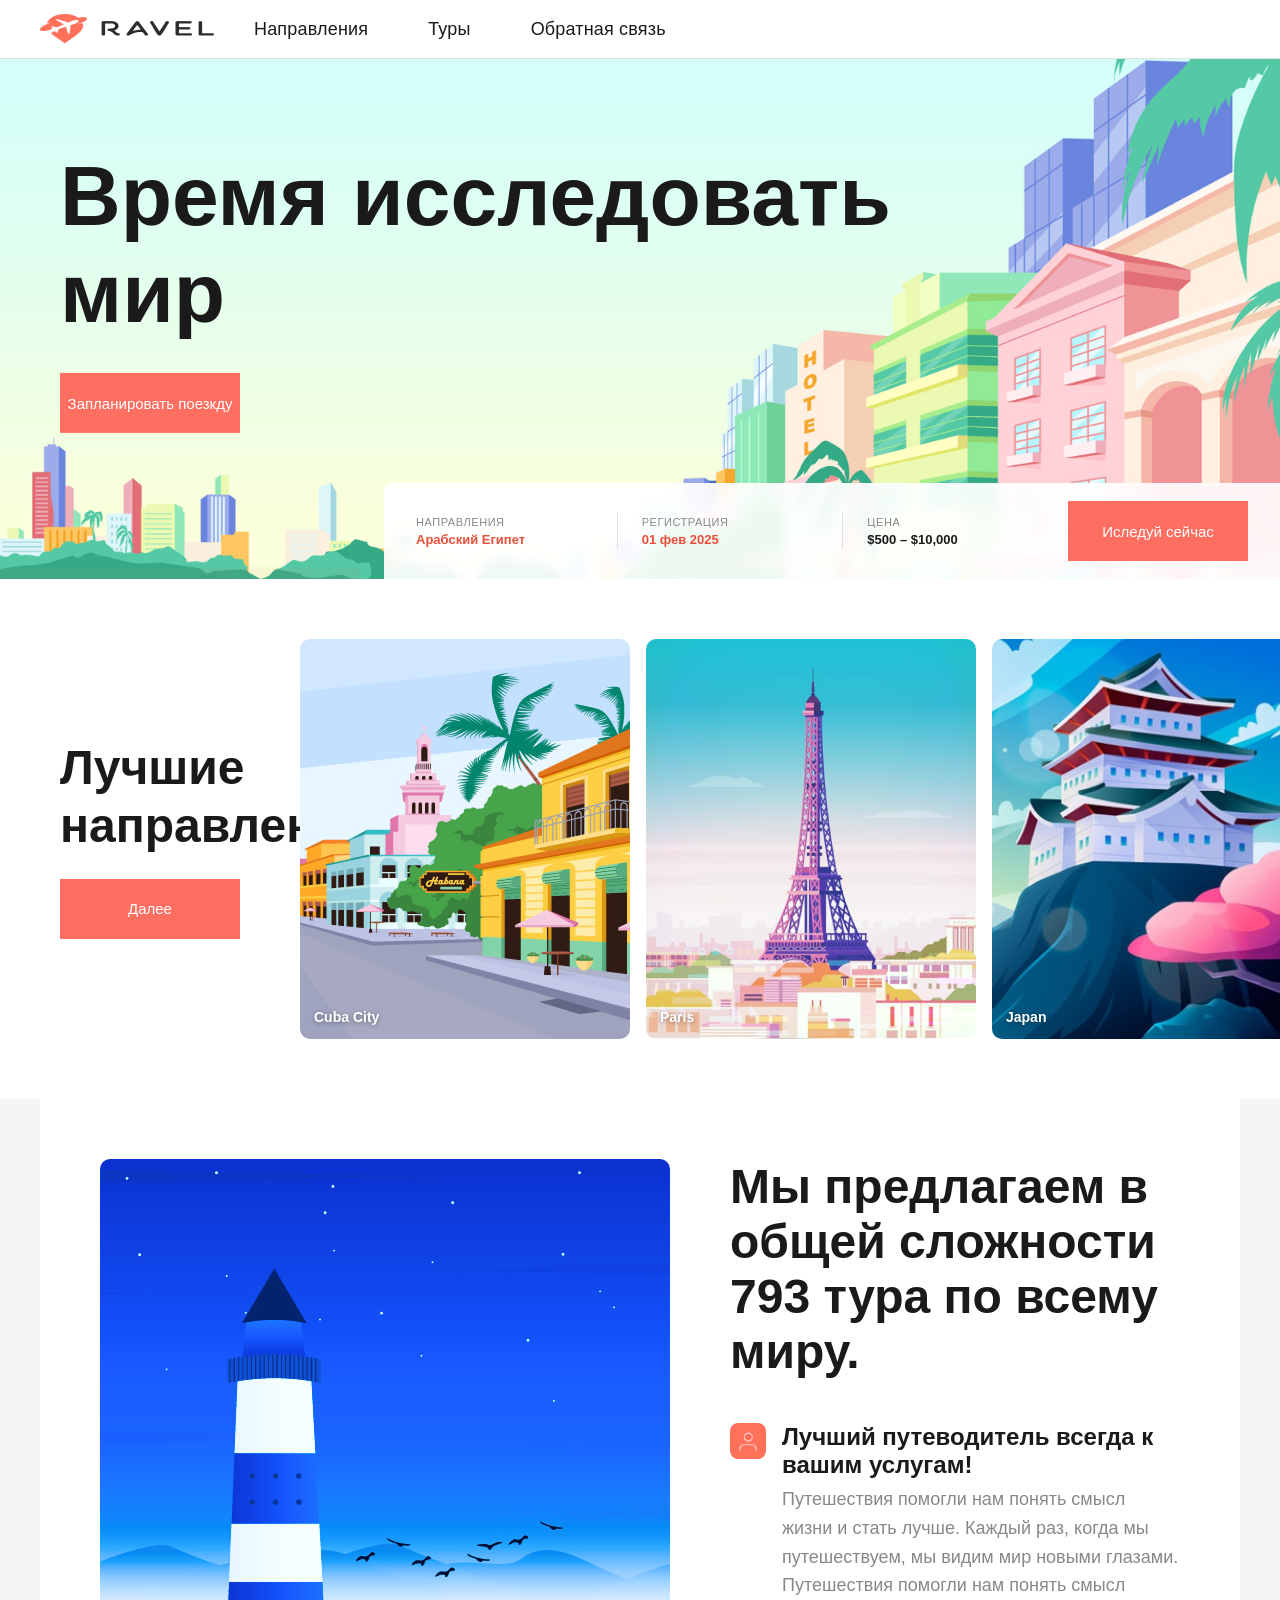
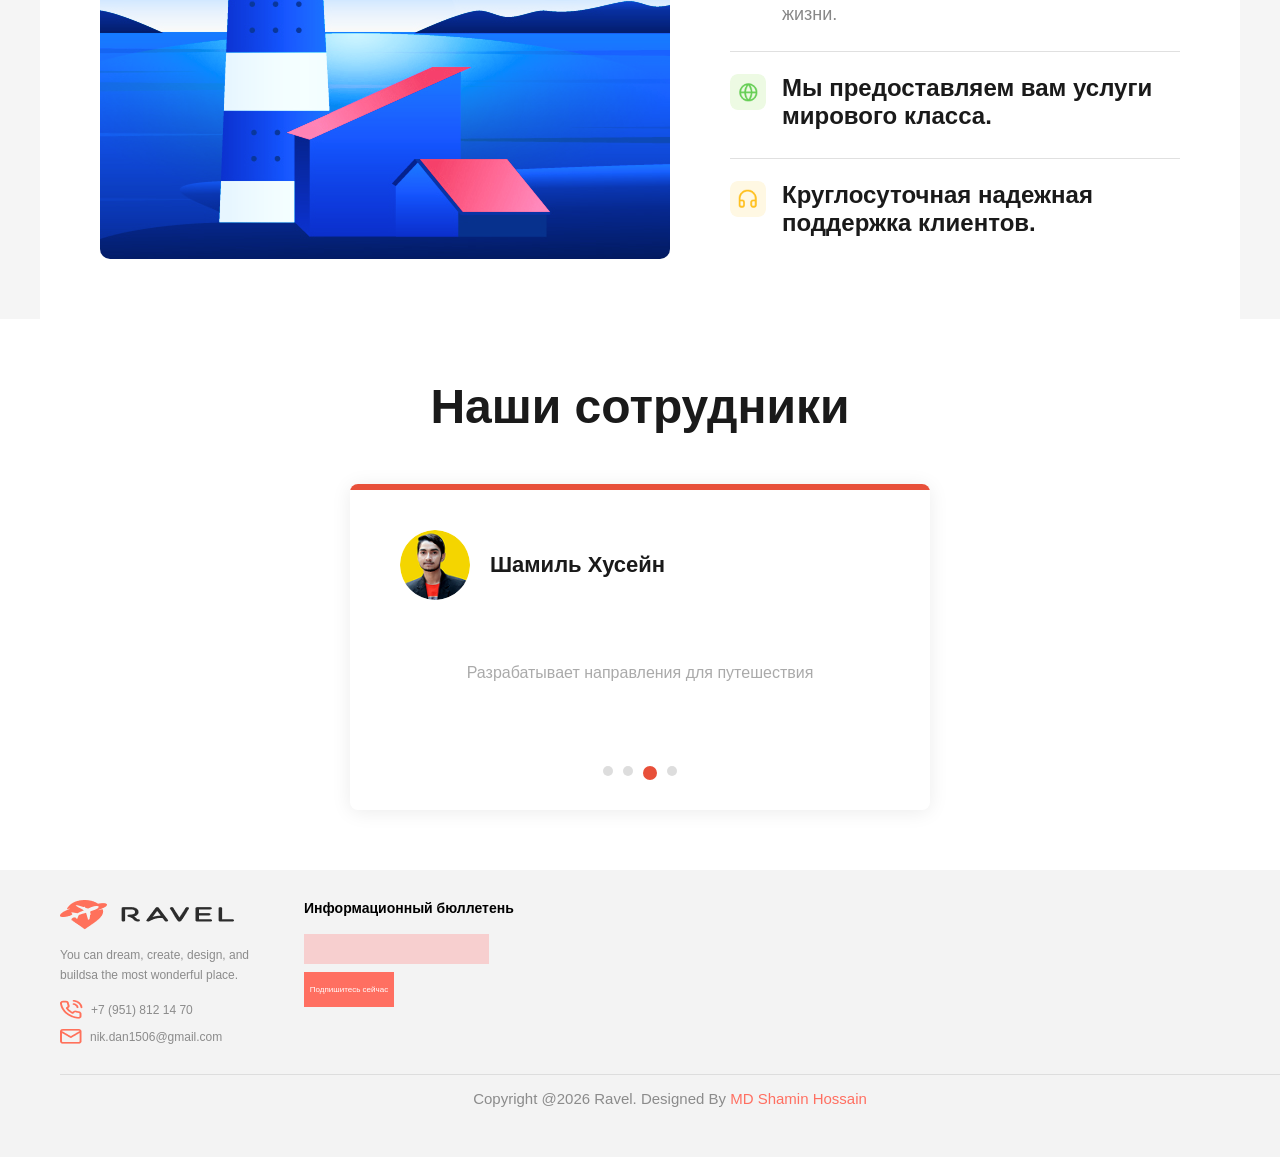
<file: block1.html>
<!DOCTYPE html>
<html lang="ru">

<head>
    <meta charset="UTF-8">
    <meta name="viewport" content="width=device-width, initial-scale=1.0">
    <title>ProjectX</title>
    <link rel="stylesheet" href="block1.css">
</head>

<body>
    <!-- верхняя панель -->
    <header class="navbar">
        <div class="navbar__logo">
            <img src="img/logo.png" alt="logotip">
        </div>

        <div class="navbar__nav">
            <a href="#one" class="navbar__link">Направления</a>
            <a href="#two" class="navbar__link">Туры</a>
            <a href="#three" class="navbar__link">Обратная связь</a>
        </div>
    </header>

    <hr class="navbar__divider" />
    <section class="hero">
        <div class="hero__content">
            <h1 class="hero__title">Время исследовать<br>мир</h1>
            <button>
                Запланировать поезкду
            </button>
        </div>

        <div class="hero__image">
            <img src="img/background.png" alt="background">
        </div>

        <div class="hero__bar">
            <div class="hero__bar-item">
                <span class="hero__bar-label">Направления</span>
                <span class="hero__bar-value red">Арабский Египет</span>
            </div>
            <div class="hero__bar-divider"></div>
            <div class="hero__bar-item">
                <span class="hero__bar-label">Регистрация</span>
                <span class="hero__bar-value red">01 фев 2025</span>
            </div>
            <div class="hero__bar-divider"></div>
            <div class="hero__bar-item">
                <span class="hero__bar-label">Цена</span>
                <span class="hero__bar-value">$500 – $10,000</span>
            </div>
            <button>
                Иследуй сейчас
            </button>
        </div>
    </section>
    <!-- направления -->
    <section class="destinations" id="one">
        <div class="destinations__left">
            <h2 class="destinations__title">Лучшие<br>направления</h2>
            <button>
                Далее
            </button>
        </div>

        <div class="destinations__cards">
            <div class="destinations__card">
                <img src="img/cuba.png" alt="Cuba">
                <span class="destinations__card-label">Cuba City</span>
            </div>
            <div class="destinations__card">
                <img src="img/paris.png" alt="Paris" />
                <span class="destinations__card-label">Paris</span>
            </div>
            <div class="destinations__card">
                <img src="img/japan.png" alt="Japan" />
                <span class="destinations__card-label">Japan</span>
            </div>
        </div>
    </section>
    <!-- секция с маяком -->
    <section class="about" id="two">
        <div class="about__image">
            <img src="img/mayak.png" alt="Lighthouse" />
        </div>

        <div class="about__content">
            <h2 class="about__title">Мы предлагаем в общей сложности 793 тура по всему миру.</h2>

            <div class="about__features">
                <div class="about__feature about__feature--active">
                    <img src="img/tipedited.png" alt="tipok" class="miniki">
                    <div class="about__feature-text">
                        <p class="about__feature-title">Лучший путеводитель всегда к вашим услугам!</p>
                        <p class="about__feature-desc">Путешествия помогли нам понять смысл жизни и стать лучше. Каждый
                            раз, когда мы путешествуем, мы видим мир новыми глазами. Путешествия помогли нам понять
                            смысл жизни.</p>
                    </div>
                </div>
                <hr class="about__divider" />
                <div class="about__feature">
                    <img src="img/globus.png" alt="globus" class="miniki">
                    <div class="about__feature-text">
                        <p class="about__feature-title">Мы предоставляем вам услуги мирового класса.</p>
                    </div>
                </div>
                <hr class="about__divider" />
                <div class="about__feature">
                    <img src="img/naushniki.png" alt="naushniki" class="miniki">
                    <div class="about__feature-text">
                        <p class="about__feature-title">Круглосуточная надежная поддержка клиентов.</p>
                    </div>
                </div>
            </div>
        </div>
    </section>
    <!-- сотрудники -->
    <section class="team"> 
        <h2 class="team__title">Наши сотрудники</h2>
        <div class="team__slider">
            <div class="team__card">
                <div class="team__card-top"></div>
                <div class="team__card-body">
                    <div class="team__member">
                        <img src="img/Ellipse 27.png" alt="Сотрудник" class="team__avatar" />
                        <span class="team__name">Шамиль Хусейн</span>
                    </div>
                    <p class="team__desc">Разрабатывает направления для путешествия</p>
                </div>
                <div class="team__dots">
                    <span class="team__dot"></span>
                    <span class="team__dot"></span>
                    <span class="team__dot active"></span>
                    <span class="team__dot"></span>
                </div>
            </div>
        </div>
    </section>
    <!-- футер -->
    <footer class="footer" id="three">

        <div class="footer-container">

            <!-- LEFT -->
            <div class="footer-left">

                <div class="logo-box">
                    <img src="img/logo.png" alt="">
                </div>

                <p class="tagline">
                    You can dream, create, design, and buildsa the most wonderful place.
                </p>

                <div class="contact">
                    <img src="img/phone.png" alt="">
                    <span>+7 (951) 812 14 70</span>
                </div>

                <div class="contact">
                    <img src="img/email.png" alt="">
                    <span>nik.dan1506@gmail.com</span>
                </div>

            </div>

            <!-- RIGHT -->
            <div class="footer-right">

                <h2 class="newsletter-title">
                    Информационный бюллетень
                </h2>

                <input type="text" class="newsletter-input">

                <button class="subscribe-btn">
                    Подпишитесь сейчас
                </button>
            </div>
            <div class="footer-bottom">
                <p>
                    Copyright @2026 Ravel. Designed By <span>MD Shamin Hossain</span>
                </p>
            </div>
        </div>
    </footer>
</body>

</html>
</file>
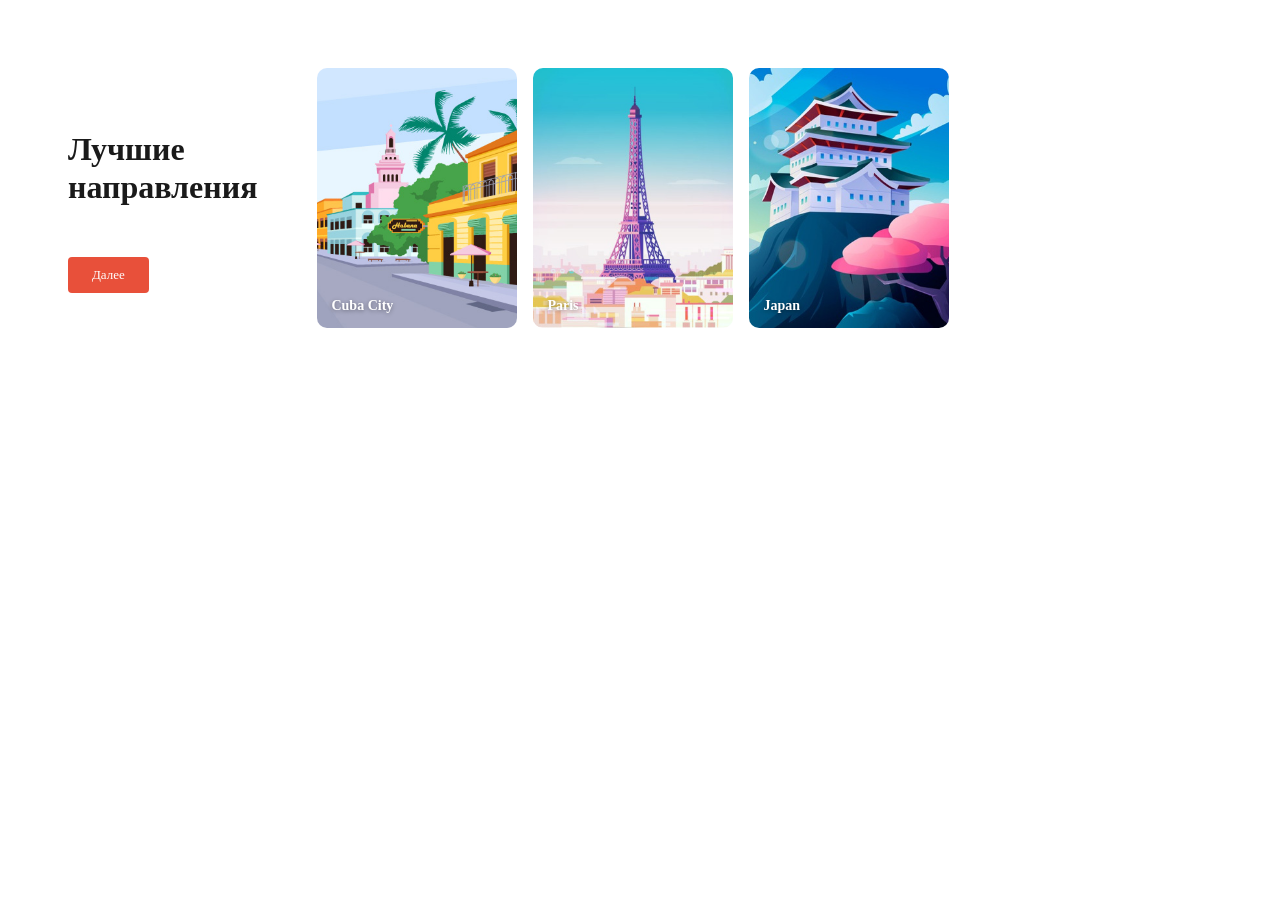
<file: block2.html>
<!DOCTYPE html>
<html lang="en">

<head>
    <meta charset="UTF-8">
    <meta name="viewport" content="width=device-width, initial-scale=1.0">
    <title>Document</title>
    <link rel="stylesheet" href="block2.css">
</head>

<body>
    <!-- Блок "Лучшие направления" -->
    <section class="destinations">
        <div class="destinations__left">
            <h2 class="destinations__title">Лучшие<br>направления</h2>
            <a href="#" class="destinations__btn">Далее</a>
        </div>

        <div class="destinations__cards">
            <div class="destinations__card">
                <img src="img/cuba.png" alt="Cuba">
                <span class="destinations__card-label">Cuba City</span>
            </div>
            <div class="destinations__card">
                <img src="img/paris.png" alt="Paris" />
                <span class="destinations__card-label">Paris</span>
            </div>
            <div class="destinations__card">
                <img src="img/japan.png" alt="Japan" />
                <span class="destinations__card-label">Japan</span>
            </div>
        </div>
    </section>
</body>

</html>
</file>
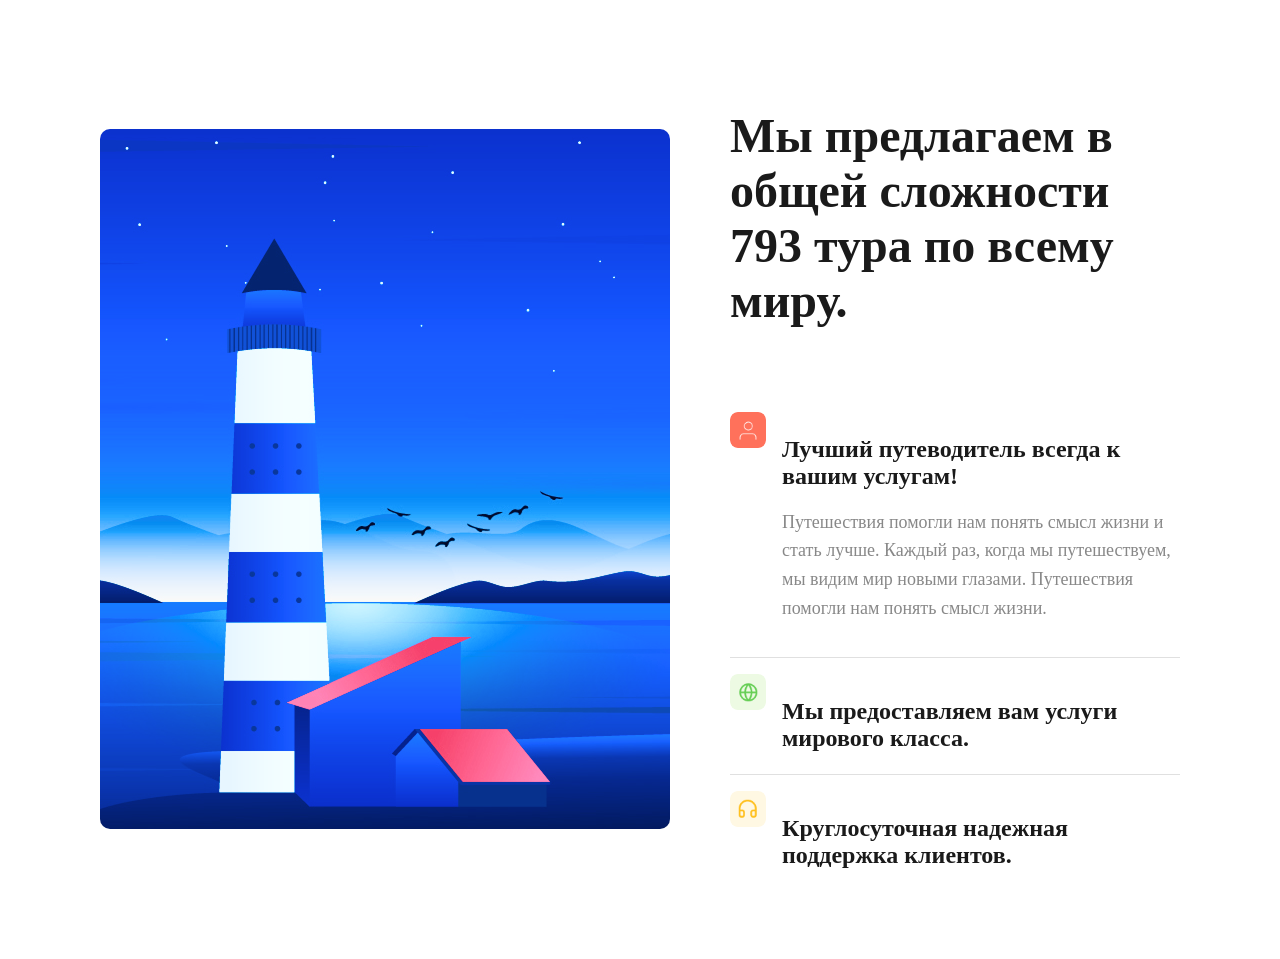
<file: block3.html>
<!DOCTYPE html>
<html lang="en">

<head>
    <meta charset="UTF-8">
    <meta name="viewport" content="width=device-width, initial-scale=1.0">
    <title>Block3</title>
    <link rel="stylesheet" href="block3.css">
</head>

<body>
    <!-- Блок "О нас" -->
    <section class="about">
        <div class="about__image">
            <img src="img/mayak.png" alt="Lighthouse" />
        </div>

        <div class="about__content">
            <h2 class="about__title">Мы предлагаем в общей сложности 793 тура по всему миру.</h2>

            <div class="about__features">
                <div class="about__feature about__feature--active">
                    <img src="img/tipedited.png" alt="tipok" class="miniki">
                    <div class="about__feature-text">
                        <p class="about__feature-title">Лучший путеводитель всегда к вашим услугам!</p>
                        <p class="about__feature-desc">Путешествия помогли нам понять смысл жизни и стать лучше. Каждый
                            раз, когда мы путешествуем, мы видим мир новыми глазами. Путешествия помогли нам понять
                            смысл жизни.</p>
                    </div>
                </div>
                <hr class="about__divider" />
                <div class="about__feature">
                    <img src="img/globus.png" alt="globus" class="miniki">
                    <div class="about__feature-text">
                        <p class="about__feature-title">Мы предоставляем вам услуги мирового класса.</p>
                    </div>
                </div>
                <hr class="about__divider" />
                <div class="about__feature">
                    <img src="img/naushniki.png" alt="naushniki" class="miniki">
                    <div class="about__feature-text">
                        <p class="about__feature-title">Круглосуточная надежная поддержка клиентов.</p>
                    </div>
                </div>
            </div>
        </div>
    </section>
</body>

</html>
</file>
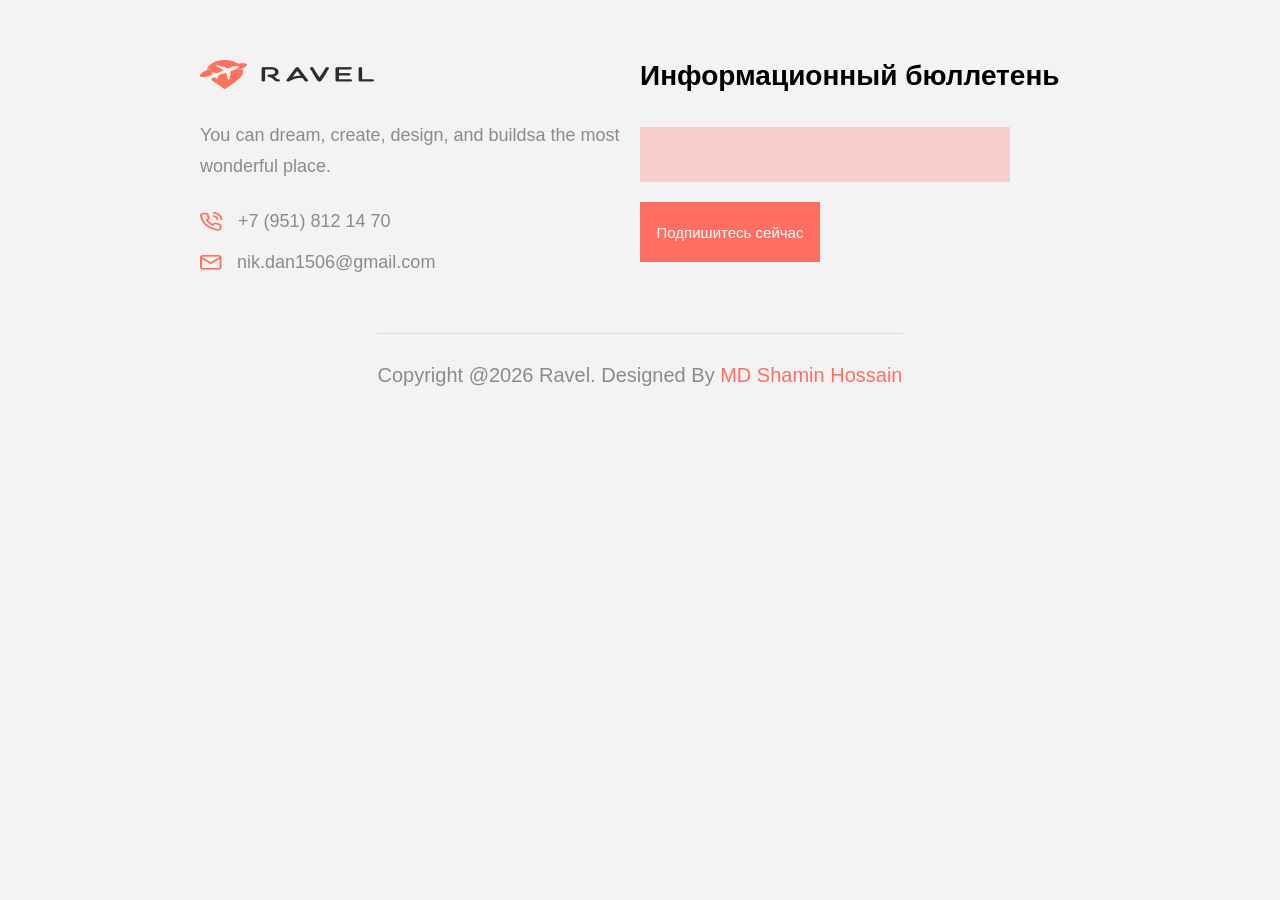
<file: footer.html>
<!DOCTYPE html>
<html lang="ru">

<head>
    <meta charset="UTF-8">
    <meta name="viewport" content="width=device-width, initial-scale=1.0">
    <title>Footer</title>

    <!-- Иконки -->
    <link rel="stylesheet" href="https://cdnjs.cloudflare.com/ajax/libs/font-awesome/6.5.1/css/all.min.css">

    <link rel="stylesheet" href="footer/styles.css">
</head>

<body>

    <footer class="footer">

        <div class="footer-container">

            <!-- LEFT -->
            <div class="footer-left">

                <div class="logo-box">
                    <img src="img/logo.png" alt="">
                </div>

                <p class="tagline">
                    You can dream, create, design, and buildsa the most wonderful place.
                </p>

                <div class="contact">
                    <img src="img/phone.png" alt="">
                    <span>+7 (951) 812 14 70</span>
                </div>

                <div class="contact">
                    <img src="img/email.png" alt="">
                    <span>nik.dan1506@gmail.com</span>
                </div>

            </div>

            <!-- RIGHT -->
            <div class="footer-right">

                <h2 class="newsletter-title">
                    Информационный бюллетень
                </h2>

                <input type="text" class="newsletter-input">

                <button class="subscribe-btn">
                    Подпишитесь сейчас
                </button>
            </div>
            <div class="footer-bottom">
                <p>
                    Copyright @2026 Ravel. Designed By <span>MD Shamin Hossain</span>
                </p>
            </div>
        </div>
    </footer>

</body>

</html>
</file>
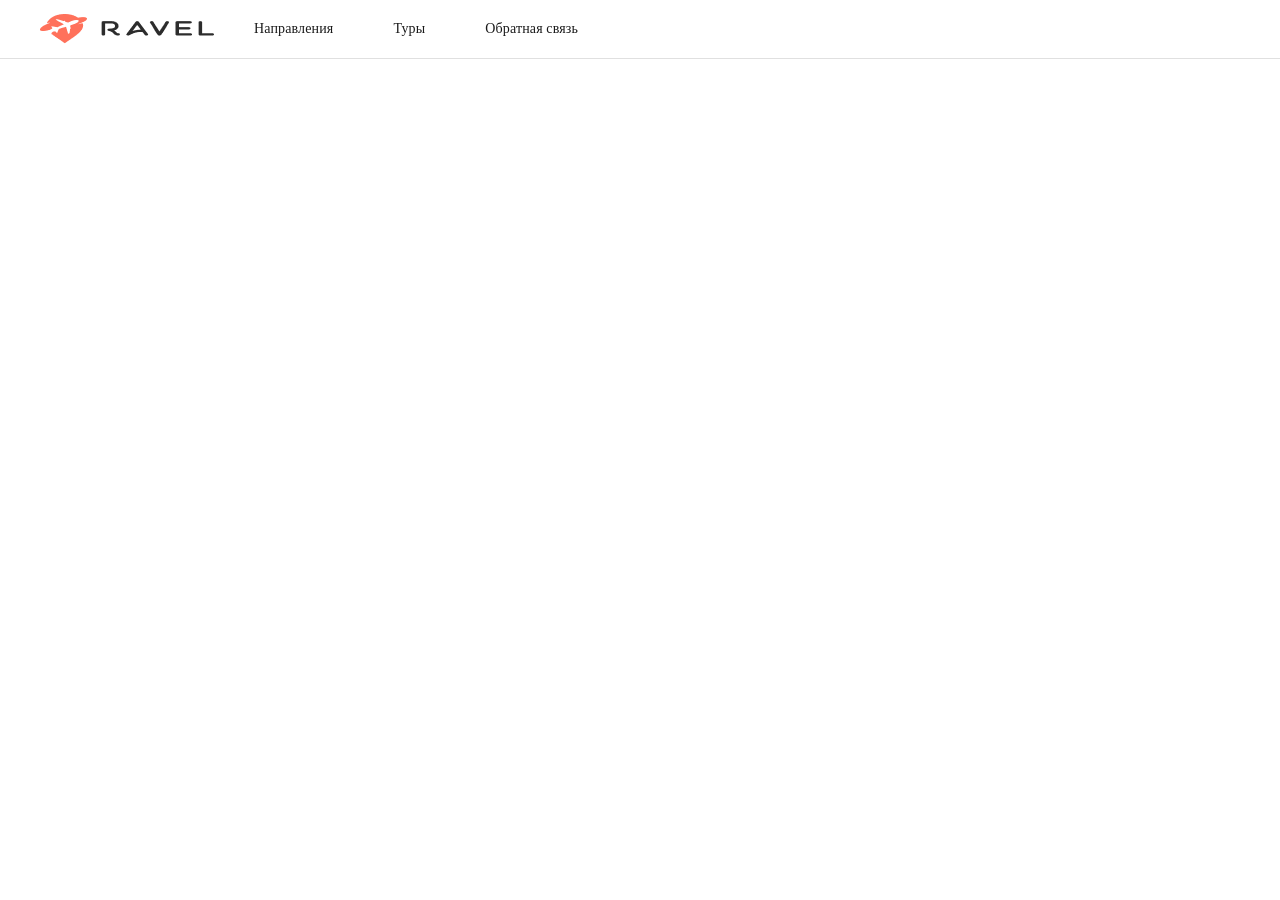
<file: header.html>
<!DOCTYPE html>
<html lang="ru">

<head>
    <meta charset="UTF-8" />
    <meta name="viewport" content="width=device-width, initial-scale=1.0" />
    <title>голова</title>
    <link rel="stylesheet" href="header.css" />
</head>

<body>

    <header class="navbar">
        <div class="navbar__logo">
            <img src="img/logo.png" alt="logotip">
        </div>

        <div class="navbar__nav">
            <a href="#directions" class="navbar__link">Направления</a>
            <a href="#tours" class="navbar__link">Туры</a>
            <a href="#contact" class="navbar__link">Обратная связь</a>
        </div>
    </header>

    <hr class="navbar__divider" />

</body>

</html>
</file>
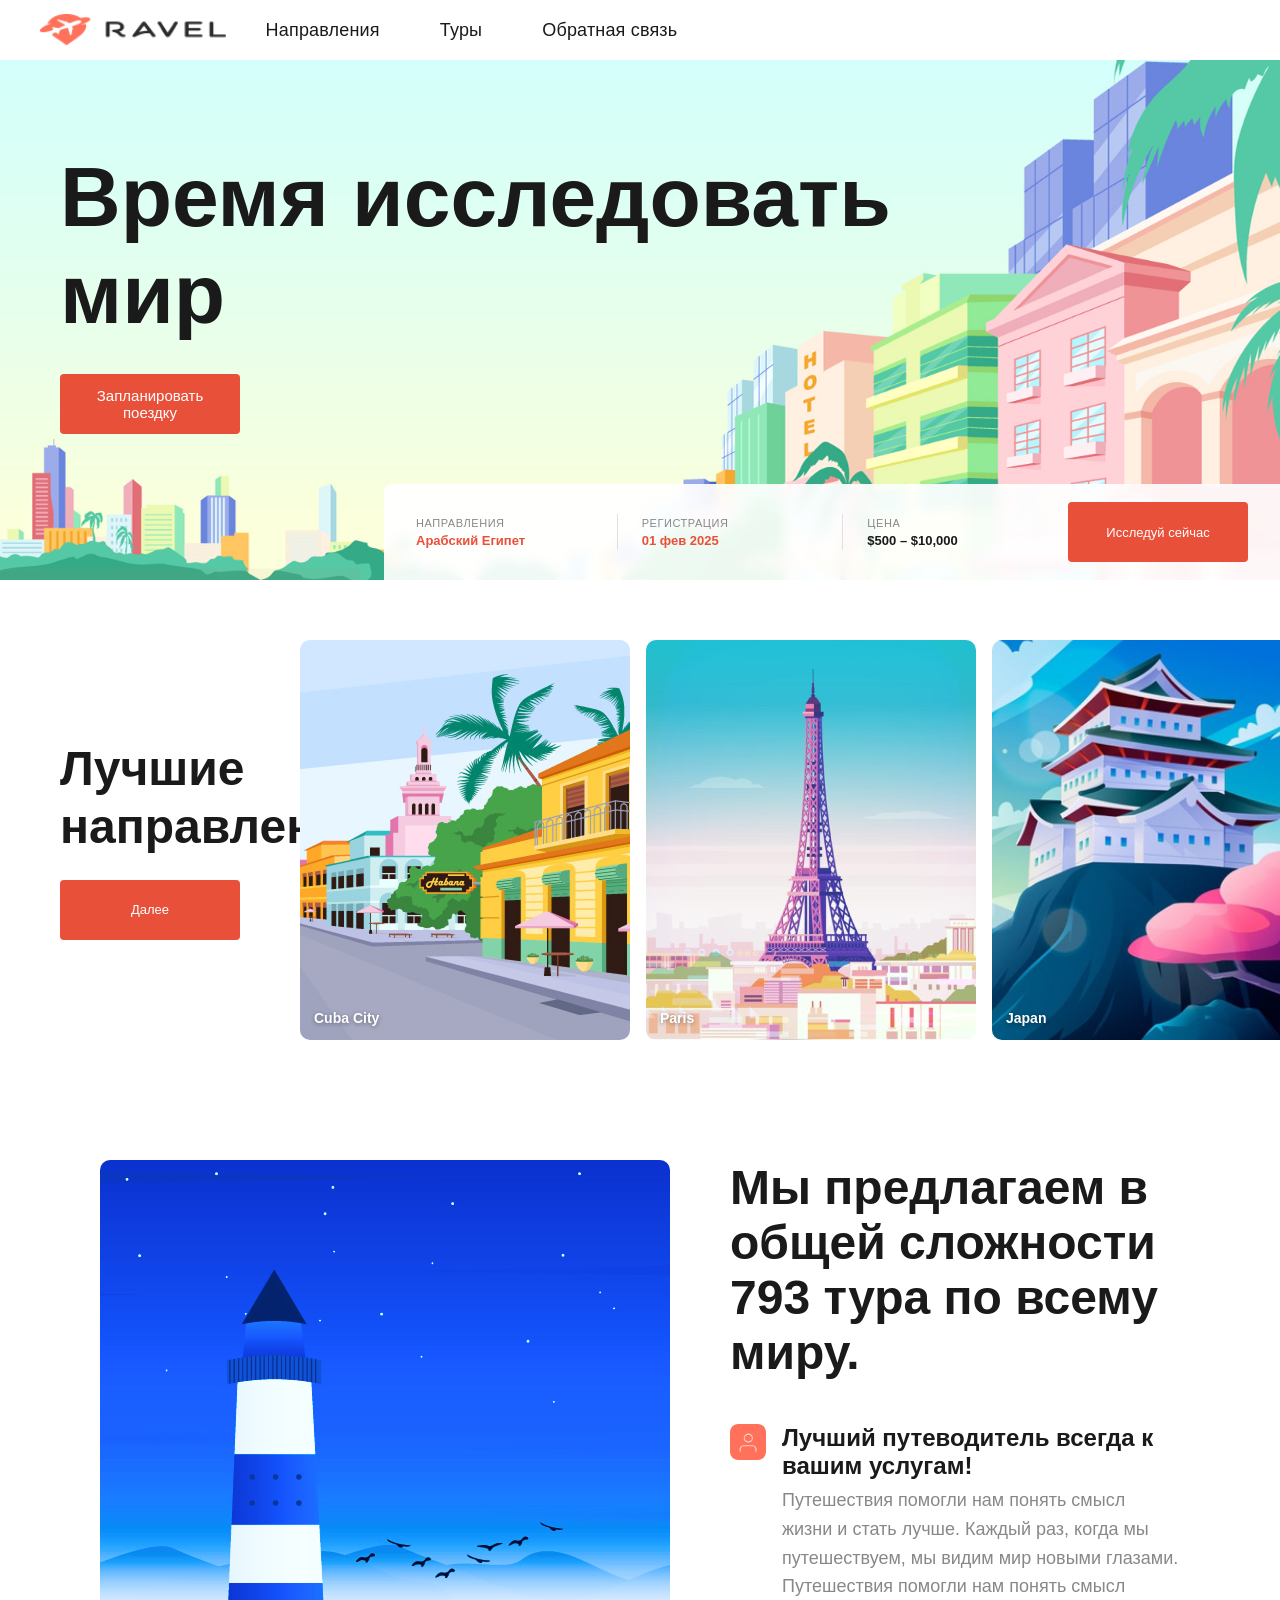
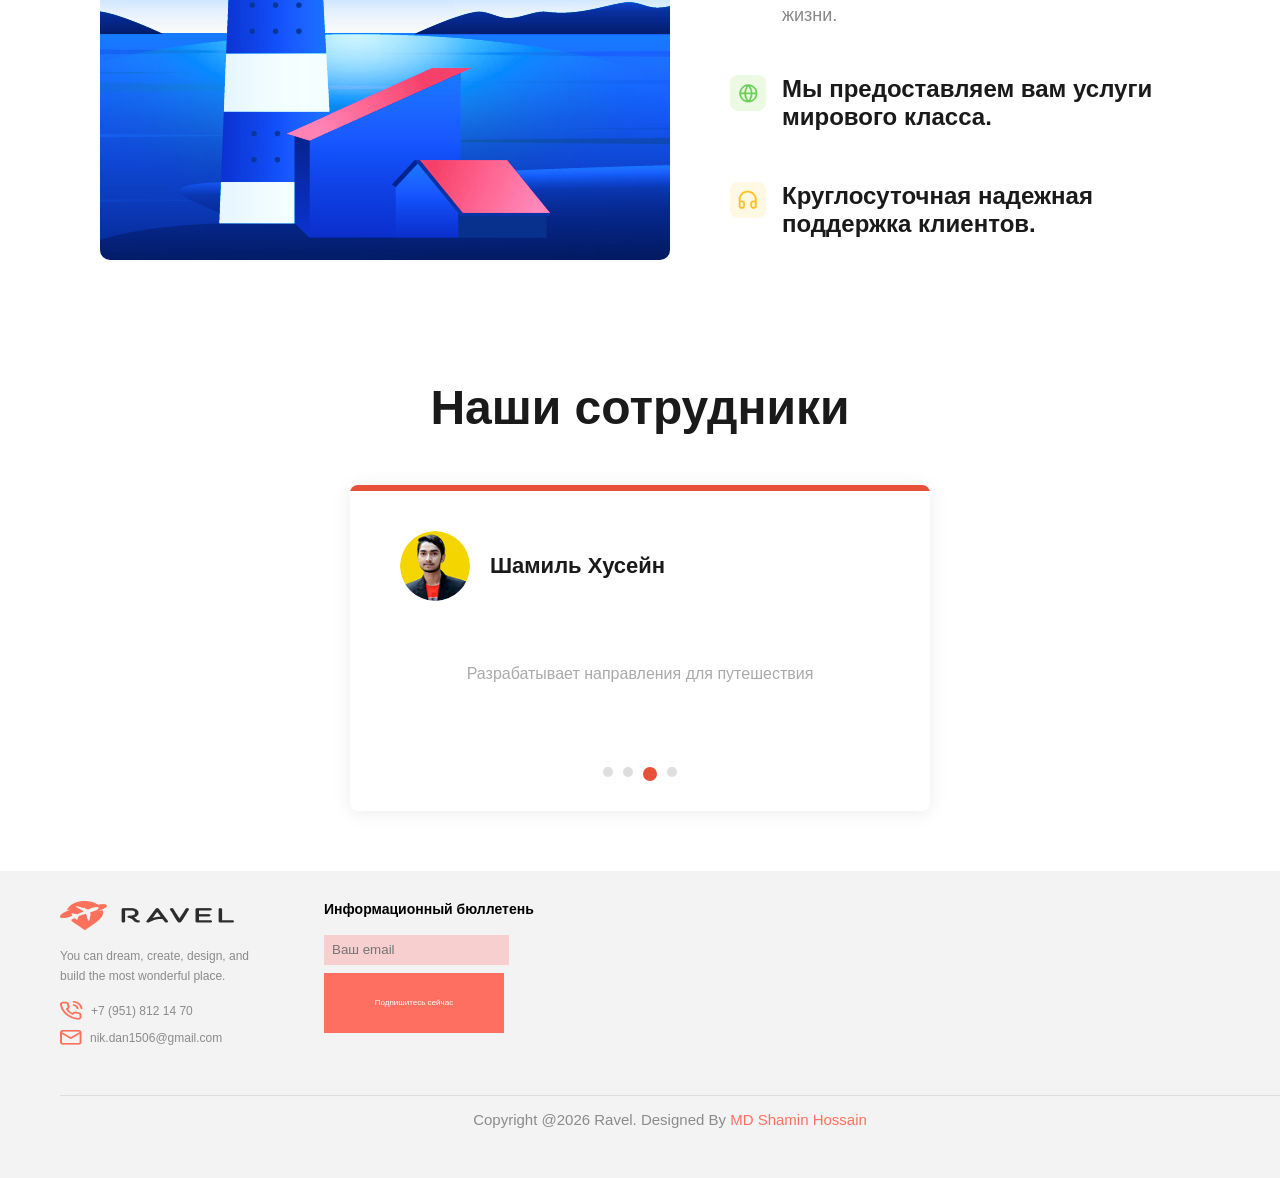
<file: ProjectX.html>
<!DOCTYPE html>
<html lang="ru">

<head>
    <meta charset="UTF-8">
    <meta name="viewport" content="width=device-width, initial-scale=1.0">
    <title>ProjectX</title>
    <link rel="stylesheet" href="ProjectX.css">
    <script defer src=""></script>
</head>

<body>
    <!-- верхняя панель -->
    <header class="navbar">
        <!-- критерий 18: логотип ведёт на главную -->
        <a href="/" class="navbar__logo">
            <img src="img/logo.png" alt="logotip">
        </a>

        <!-- критерий 17: меню через ul/li -->
        <nav class="navbar__nav">
            <ul class="navbar__list">
                <li><a href="#one" class="navbar__link">Направления</a></li>
                <li><a href="#two" class="navbar__link">Туры</a></li>
                <li><a href="#three" class="navbar__link">Обратная связь</a></li>
            </ul>
        </nav>

        <!-- критерий 19: бургер для мобильной версии -->
        <button class="navbar__burger" id="burger" aria-label="Меню">
            <span></span>
            <span></span>
            <span></span>
        </button>
    </header>
    <!-- критерий 16: h1 есть -->
    <section class="hero">
        <div class="hero__content">
            <h1 class="hero__title">Время исследовать<br>мир</h1>
            <button class="hero__btn">
                Запланировать поездку
            </button>
        </div>

        <div class="hero__image">
            <img src="img/background.png" alt="background">
        </div>

        <div class="hero__bar">
            <div class="hero__bar-item">
                <span class="hero__bar-label">Направления</span>
                <span class="hero__bar-value red">Арабский Египет</span>
            </div>
            <div class="hero__bar-divider"></div>
            <div class="hero__bar-item">
                <span class="hero__bar-label">Регистрация</span>
                <span class="hero__bar-value red">01 фев 2025</span>
            </div>
            <div class="hero__bar-divider"></div>
            <div class="hero__bar-item">
                <span class="hero__bar-label">Цена</span>
                <span class="hero__bar-value">$500 – $10,000</span>
            </div>
            <button class="hero__bar-btn">
                Исследуй сейчас
            </button>
        </div>
    </section>

    <!-- направления -->
    <!-- критерий 16: h2 есть -->
    <section class="destinations" id="one">
        <div class="destinations__left">
            <h2 class="destinations__title">Лучшие<br>направления</h2>
            <button class="destinations__btn">
                Далее
            </button>
        </div>

        <div class="destinations__cards">
            <div class="destinations__card">
                <img src="img/cuba.png" alt="Cuba">
                <span class="destinations__card-label">Cuba City</span>
            </div>
            <div class="destinations__card">
                <img src="img/paris.png" alt="Paris" />
                <span class="destinations__card-label">Paris</span>
            </div>
            <div class="destinations__card">
                <img src="img/japan.png" alt="Japan" />
                <span class="destinations__card-label">Japan</span>
            </div>
        </div>
    </section>

    <!-- секция с маяком -->
    <!-- критерий 16: h2 есть -->
    <section class="about" id="two">
        <div class="about__image">
            <img src="img/mayak.png" alt="Lighthouse" />
        </div>

        <div class="about__content">
            <h2 class="about__title">Мы предлагаем в общей сложности 793 тура по всему миру.</h2>

            <div class="about__features">
                <div class="about__feature about__feature--active">
                    <img src="img/tipedited.png" alt="tipok" class="miniki">
                    <div class="about__feature-text">
                        <p class="about__feature-title">Лучший путеводитель всегда к вашим услугам!</p>
                        <p class="about__feature-desc">Путешествия помогли нам понять смысл жизни и стать лучше. Каждый
                            раз, когда мы путешествуем, мы видим мир новыми глазами. Путешествия помогли нам понять
                            смысл жизни.</p>
                    </div>
                </div>
                <div class="about__feature">
                    <img src="img/globus.png" alt="globus" class="miniki">
                    <div class="about__feature-text">
                        <p class="about__feature-title">Мы предоставляем вам услуги мирового класса.</p>
                    </div>
                </div>
                <div class="about__feature">
                    <img src="img/naushniki.png" alt="naushniki" class="miniki">
                    <div class="about__feature-text">
                        <p class="about__feature-title">Круглосуточная надежная поддержка клиентов.</p>
                    </div>
                </div>
            </div>
        </div>
    </section>

    <!-- сотрудники -->
    <!-- критерий 16: h2 есть -->
    <section class="team">
        <h2 class="team__title">Наши сотрудники</h2>
        <div class="team__slider">
            <div class="team__card">
                <div class="team__card-top"></div>
                <div class="team__card-body">
                    <div class="team__member">
                        <img src="img/Ellipse 27.png" alt="Сотрудник" class="team__avatar" />
                        <span class="team__name">Шамиль Хусейн</span>
                    </div>
                    <p class="team__desc">Разрабатывает направления для путешествия</p>
                </div>
                <div class="team__dots">
                    <span class="team__dot"></span>
                    <span class="team__dot"></span>
                    <span class="team__dot active"></span>
                    <span class="team__dot"></span>
                </div>
            </div>
        </div>
    </section>

    <!-- футер -->
    <!-- критерий 16: h2 есть -->
    <footer class="footer" id="three">
        <div class="footer-container">

            <div class="footer-left">
                <!-- критерий 18: логотип ведёт на главную -->
                <a href="/" class="logo-box">
                    <img src="img/logo.png" alt="Ravel">
                </a>

                <p class="tagline">
                    You can dream, create, design, and build the most wonderful place.
                </p>

                <div class="contact">
                    <img src="img/phone.png" alt="">
                    <span>+7 (951) 812 14 70</span>
                </div>

                <div class="contact">
                    <img src="img/email.png" alt="">
                    <span>nik.dan1506@gmail.com</span>
                </div>
            </div>

            <div class="footer-right">
                <h2 class="newsletter-title">
                    Информационный бюллетень
                </h2>

                <input type="text" class="newsletter-input" placeholder="Ваш email">

                <button class="subscribe-btn">
                    Подпишитесь сейчас
                </button>
            </div>

            <div class="footer-bottom">
                <p>Copyright @2026 Ravel. Designed By <span>MD Shamin Hossain</span></p>
            </div>
        </div>
    </footer>
</body>

</html>
</file>
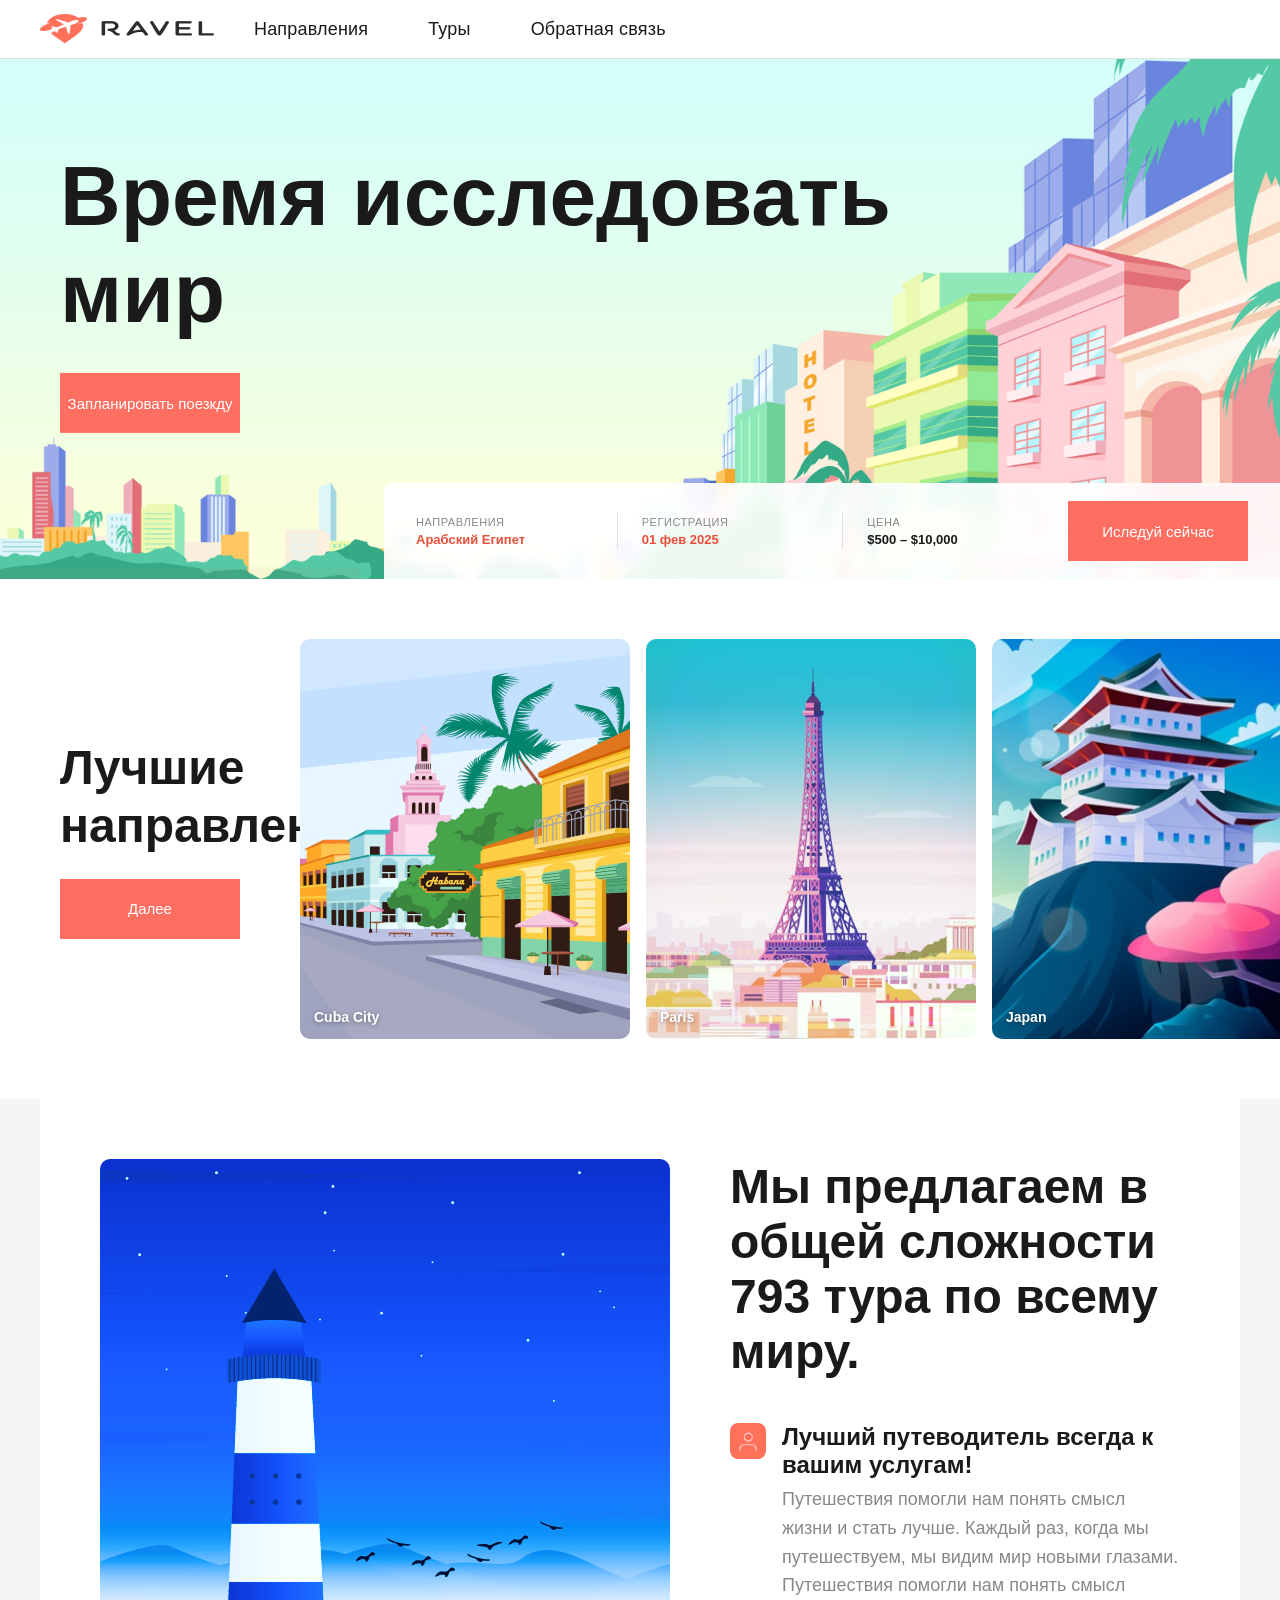
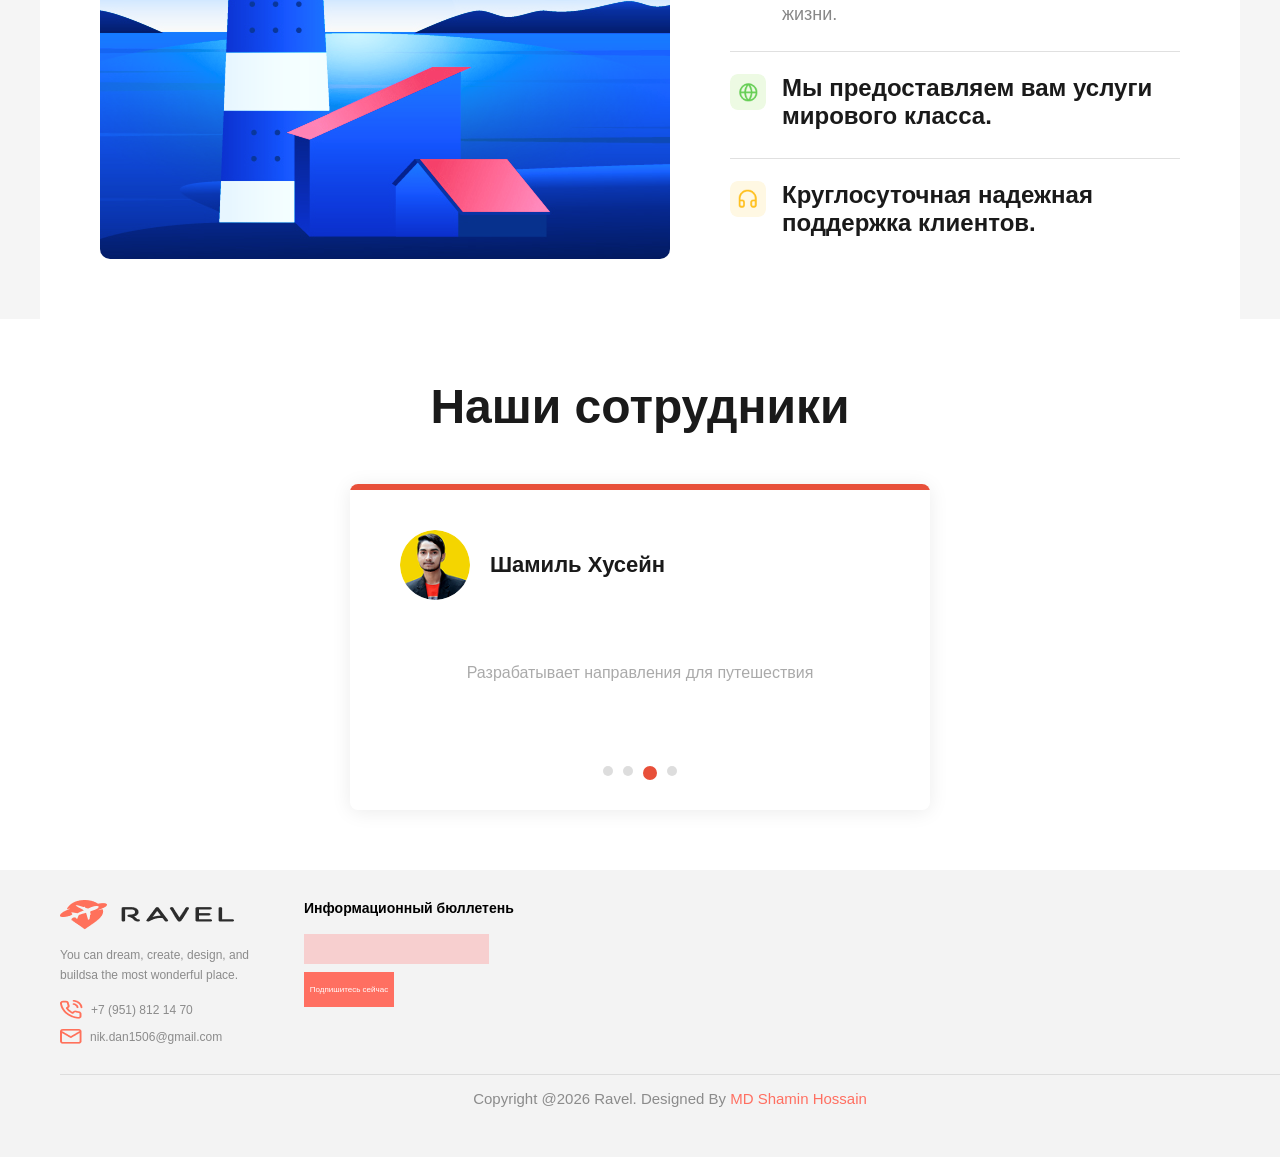
<file: ProjectXmini.html>
<!DOCTYPE html>
<html lang="ru">

<head>
    <meta charset="UTF-8">
    <meta name="viewport" content="width=device-width, initial-scale=1.0">
    <title>ProjectX</title>
    <link rel="stylesheet" href="ProjectXmini.css">
</head>

<body>
    <!-- верхняя панель -->
    <header class="navbar">
        <div class="navbar__logo">
            <img src="img/logo.png" alt="logotip">
        </div>

        <div class="navbar__nav">
            <a href="#one" class="navbar__link">Направления</a>
            <a href="#two" class="navbar__link">Туры</a>
            <a href="#three" class="navbar__link">Обратная связь</a>
        </div>
    </header>

    <hr class="navbar__divider" />
    <section class="hero">
        <div class="hero__content">
            <h1 class="hero__title">Время исследовать<br>мир</h1>
            <button>
                Запланировать поезкду
            </button>
        </div>

        <div class="hero__image">
            <img src="img/background.png" alt="background">
        </div>

        <div class="hero__bar">
            <div class="hero__bar-item">
                <span class="hero__bar-label">Направления</span>
                <span class="hero__bar-value red">Арабский Египет</span>
            </div>
            <div class="hero__bar-divider"></div>
            <div class="hero__bar-item">
                <span class="hero__bar-label">Регистрация</span>
                <span class="hero__bar-value red">01 фев 2025</span>
            </div>
            <div class="hero__bar-divider"></div>
            <div class="hero__bar-item">
                <span class="hero__bar-label">Цена</span>
                <span class="hero__bar-value">$500 – $10,000</span>
            </div>
            <button>
                Иследуй сейчас
            </button>
        </div>
    </section>
    <!-- направления -->
    <section class="destinations" id="one">
        <div class="destinations__left">
            <h2 class="destinations__title">Лучшие<br>направления</h2>
            <button>
                Далее
            </button>
        </div>

        <div class="destinations__cards">
            <div class="destinations__card">
                <img src="img/cuba.png" alt="Cuba">
                <span class="destinations__card-label">Cuba City</span>
            </div>
            <div class="destinations__card">
                <img src="img/paris.png" alt="Paris" />
                <span class="destinations__card-label">Paris</span>
            </div>
            <div class="destinations__card">
                <img src="img/japan.png" alt="Japan" />
                <span class="destinations__card-label">Japan</span>
            </div>
        </div>
    </section>
    <!-- секция с маяком -->
    <section class="about" id="two">
        <div class="about__image">
            <img src="img/mayak.png" alt="Lighthouse" />
        </div>

        <div class="about__content">
            <h2 class="about__title">Мы предлагаем в общей сложности 793 тура по всему миру.</h2>

            <div class="about__features">
                <div class="about__feature about__feature--active">
                    <img src="img/tipedited.png" alt="tipok" class="miniki">
                    <div class="about__feature-text">
                        <p class="about__feature-title">Лучший путеводитель всегда к вашим услугам!</p>
                        <p class="about__feature-desc">Путешествия помогли нам понять смысл жизни и стать лучше. Каждый
                            раз, когда мы путешествуем, мы видим мир новыми глазами. Путешествия помогли нам понять
                            смысл жизни.</p>
                    </div>
                </div>
                <hr class="about__divider" />
                <div class="about__feature">
                    <img src="img/globus.png" alt="globus" class="miniki">
                    <div class="about__feature-text">
                        <p class="about__feature-title">Мы предоставляем вам услуги мирового класса.</p>
                    </div>
                </div>
                <hr class="about__divider" />
                <div class="about__feature">
                    <img src="img/naushniki.png" alt="naushniki" class="miniki">
                    <div class="about__feature-text">
                        <p class="about__feature-title">Круглосуточная надежная поддержка клиентов.</p>
                    </div>
                </div>
            </div>
        </div>
    </section>
    <!-- сотрудники -->
    <section class="team"> 
        <h2 class="team__title">Наши сотрудники</h2>
        <div class="team__slider">
            <div class="team__card">
                <div class="team__card-top"></div>
                <div class="team__card-body">
                    <div class="team__member">
                        <img src="img/Ellipse 27.png" alt="Сотрудник" class="team__avatar" />
                        <span class="team__name">Шамиль Хусейн</span>
                    </div>
                    <p class="team__desc">Разрабатывает направления для путешествия</p>
                </div>
                <div class="team__dots">
                    <span class="team__dot"></span>
                    <span class="team__dot"></span>
                    <span class="team__dot active"></span>
                    <span class="team__dot"></span>
                </div>
            </div>
        </div>
    </section>
    <!-- футер -->
    <footer class="footer" id="three">

        <div class="footer-container">

            <!-- LEFT -->
            <div class="footer-left">

                <div class="logo-box">
                    <img src="img/logo.png" alt="">
                </div>

                <p class="tagline">
                    You can dream, create, design, and buildsa the most wonderful place.
                </p>

                <div class="contact">
                    <img src="img/phone.png" alt="">
                    <span>+7 (951) 812 14 70</span>
                </div>

                <div class="contact">
                    <img src="img/email.png" alt="">
                    <span>nik.dan1506@gmail.com</span>
                </div>

            </div>

            <!-- RIGHT -->
            <div class="footer-right">

                <h2 class="newsletter-title">
                    Информационный бюллетень
                </h2>

                <input type="text" class="newsletter-input">

                <button class="subscribe-btn">
                    Подпишитесь сейчас
                </button>
            </div>
            <div class="footer-bottom">
                <p>
                    Copyright @2026 Ravel. Designed By <span>MD Shamin Hossain</span>
                </p>
            </div>
        </div>
    </footer>
</body>

</html>
</file>
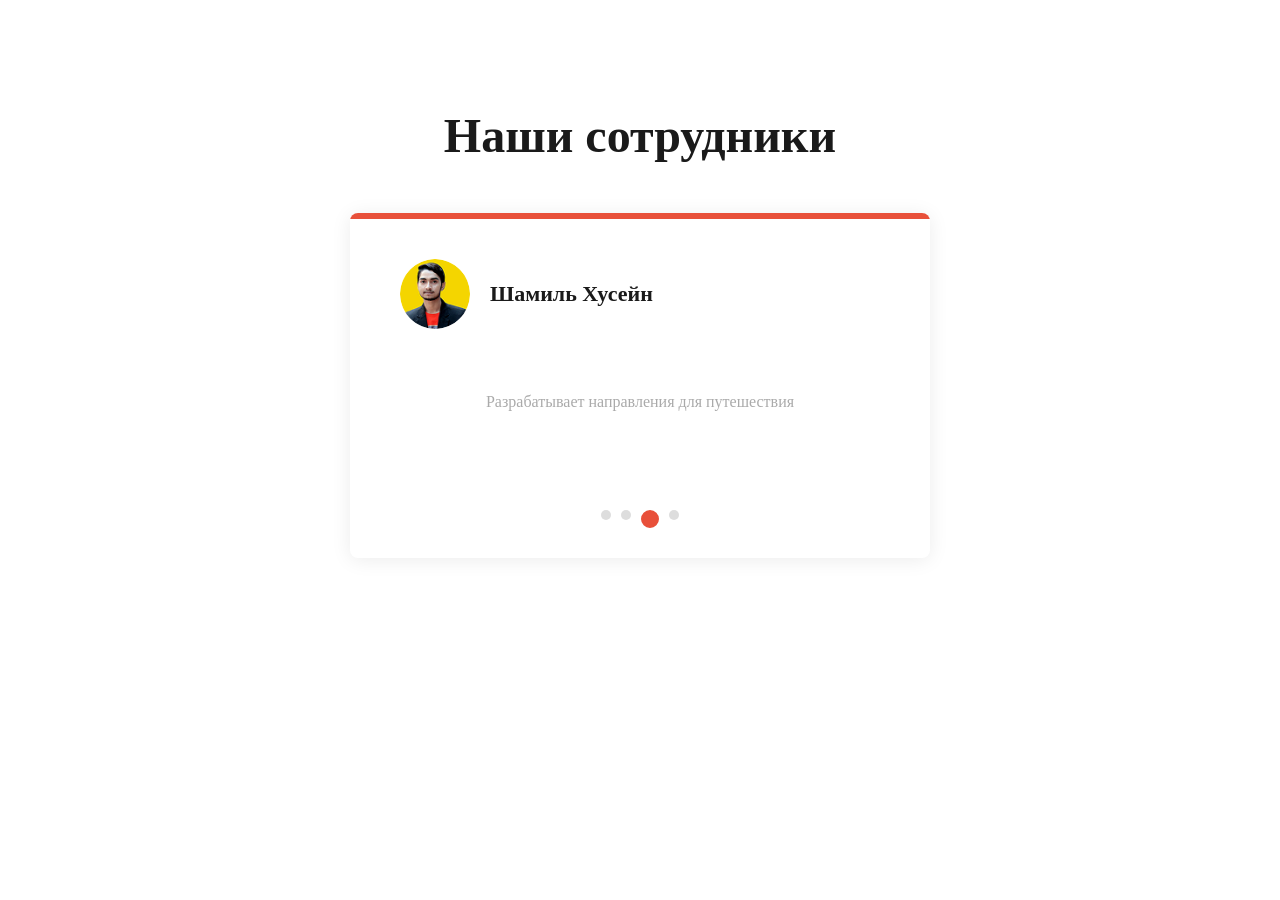
<file: workers.html>
<!DOCTYPE html>
<html lang="en">
<head>
    <meta charset="UTF-8">
    <meta name="viewport" content="width=device-width, initial-scale=1.0">
    <title>Document</title>
    <link rel="stylesheet" href="workers.css">
</head>
<body>
    <!-- Блок "Наши сотрудники" -->
<section class="team">
  <h2 class="team__title">Наши сотрудники</h2>

  <div class="team__slider">
    <div class="team__card">
      <div class="team__card-top"></div>
      <div class="team__card-body">
        <div class="team__member">
          <img src="img/Ellipse 27.png" alt="Сотрудник" class="team__avatar" />
          <span class="team__name">Шамиль Хусейн</span>
        </div>
        <p class="team__desc">Разрабатывает направления для путешествия</p>
      </div>
      <div class="team__dots">
        <span class="team__dot"></span>
        <span class="team__dot"></span>
        <span class="team__dot active"></span>
        <span class="team__dot"></span>
      </div>
    </div>
  </div>
</section>
</body>
</html>
</file>
<file: block1.css>
/*--footer--*/
.hero {
  position: relative;
  width: 100%;
  height: 520px;
  background: linear-gradient(160deg, #c9f0f0 0%, #a8e6e6 40%, #f0f8e8 100%);
  overflow: hidden;
}

.hero__content {
  position: absolute;
  top: 50%;
  left: 60px;
  transform: translateY(-60%);
  z-index: 2;
}

.hero__title {
  font-size: 84px;
  font-weight: 800;
  color: #1a1a1a;
  line-height: 1.15;
  margin-bottom: 32px;
}

.hero__btn {
  display: inline-block;
  padding: 12px 24px;
  background-color: #e8503a;
  color: #ffffff;
  text-decoration: none;
  height: 60;
  width: 196;
  font-size: 15px;
  font-weight: 500;
  border-radius: 4px;
  transition: background-color 0.2s ease;
}

.hero__btn:hover {
  background-color: #cc3d2a;
}

.hero__image {
  position: absolute;
  right: 0;
  bottom: 0;
  height: 100%;
  width: 100%;
  z-index: 1;
}

.hero__image img {
  height: 100%;
  width: 100%;
  object-fit: cover;
}

/* ── Нижняя панель героя ── */
.hero__bar {
  position: absolute;
  bottom: 0;
  right: 0;  
  width: 70%;
  background: rgba(255, 255, 255, 0.92);
  backdrop-filter: blur(6px);
  display: flex;
  align-items: center;
  padding: 18px 32px;
  gap: 24px;
  border-radius: 8px 0 0;
  z-index: 3;
}

.hero__bar-item {
  display: flex;
  flex-direction: column;
  gap: 4px;
  flex: 1;
}

.hero__bar-label {
  font-size: 11px;
  color: #888888;
  text-transform: uppercase;
  letter-spacing: 0.05em;
}

.hero__bar-value {
  font-size: 13px;
  font-weight: 600;
  color: #1a1a1a;
}

.hero__bar-value.red {
  color: #e8503a;
}

.hero__bar-divider {
  width: 1px;
  height: 36px;
  background-color: #e0e0e0;
}

.hero__bar-btn {
  display: inline-block;
  padding: 12px 28px;
  background-color: #e8503a;
  color: #ffffff;
  text-decoration: none;
  font-size: 13px;
  font-weight: 500;
  border-radius: 4px;
  white-space: nowrap;
  transition: background-color 0.2s ease;
}

.hero__bar-btn:hover {
  background-color: #cc3d2a;
}


/*---------block2--------*/
/* ── Блок "Лучшие направления" ── */
.destinations {
  width: 100%;
  box-sizing: border-box;  
  display: flex;
  align-items: center;
  justify-content: space-around;
  padding: 60px 60px;
  gap: 60px;
  background-color: #ffffff;
}

.destinations__left {
  display: flex;
  flex-direction: column;
  gap: 24px;
  min-width: 180px;
}

.destinations__title {
  font-size: 48px;
  font-weight: 800;
  color: #1a1a1a;
  line-height: 1.2;
}

.destinations__btn {
  display: inline-block;
  padding: 10px 24px;
  background-color: #e8503a;
  color: #ffffff;
  text-decoration: none;
  font-size: 13px;
  font-weight: 500;
  border-radius: 4px;
  width: fit-content;
  transition: background-color 0.2s ease;
}

.destinations__btn:hover {
  background-color: #cc3d2a;
}

/* ── Карточки ── */
.destinations__cards {
  display: flex;
  gap: 16px;
}

.destinations__card {
  position: relative;
  width: 330px;
  height: 400px;
  border-radius: 10px;
  overflow: hidden;
  flex-shrink: 0;
  cursor: pointer;
}

.destinations__card img {
  width: 100%;
  height: 100%;
  object-fit: cover;
  transition: transform 0.3s ease;
}

.destinations__card:hover img {
  transform: scale(1.05);
}

.destinations__card-label {
  position: absolute;
  bottom: 14px;
  left: 14px;
  color: #ffffff;
  font-size: 14px;
  font-weight: 600;
  text-shadow: 0 1px 4px rgba(0,0,0,0.4);
}

/*----------block3--------*/

/* ── Блок "О нас" ── */
.about {
    max-width: 1200px;
    margin: 0 auto;
    display: flex;
    align-items: center;
    padding: 60px 60px;
    gap: 60px;
    background-color: #ffffff;
    width: 100%;
    box-sizing: border-box;
}

.about__image {
  flex-shrink: 0;
  width: 570px;
  height: 700px;
  border-radius: 10px;
  overflow: hidden;
}

.about__image img {
  width: 100%;
  height: 100%;
  object-fit: cover;
}

.about__content {
    max-width: 500px;
    align-self: stretch;
    justify-content: center;
    display: flex;
    flex-direction: column;
    gap: 28px;
}

.about__title {
  font-size: 48px;
  font-weight: 800;
  color: #1a1a1a;
}

.about__features {
    flex: 1;
    justify-content: space-between;
  display: flex;
  flex-direction: column;
  gap: 0;
}

.about__feature {
  display: flex;
  align-items: flex-start;
  gap: 16px;
  padding: 16px 0;
}

.miniki {
    width: 36px;
    height: 36px;
    border-radius: 8px;
    flex-shrink: 0;
    object-fit: contain;
}

.about__feature-icon {
    margin-top: 10px;
  width: 36px;
  height: 36px;
  background-color: #fff0ee;
  border-radius: 8px;
  display: flex;
  align-items: center;
  justify-content: center;
  font-size: 16px;
  flex-shrink: 0;
}

.about__feature-title {
  font-size: 24px;
  font-weight: 700;
  color: #1a1a1a;
  margin-bottom: 6px;
}

.about__feature-desc {
  font-size: 18px;
  color: #888888;
  line-height: 1.6;
}

.about__divider {
  border: none;
  border-top: 1px solid #e0e0e0;
  margin: 0;
}

.tipok {
    display: flex;
    justify-content: flex-start;
    margin-top: 2px;
    
}

/*---------header--------*/
* {
  margin: 0;
  padding: 0;
  box-sizing: border-box;
}

body {
  background-color: #ffffff;
}

/* ── Навигационная панель ── */
.navbar {
  display: flex;
  align-items: center;
  justify-content: flex-start;
  padding: 14px 40px;
  background-color: #ffffff;
  gap: 40px ;
}

/* ── Логотип ── */
.navbar__logo {
  display: flex;
  align-items: center;
  min-width: 120px;
}

.navbar__logo-img {
  height: 32px;
  width: auto;
}

/* ── Навигационные ссылки ── */
.navbar__nav {
  display: flex;
  align-items: center;
  gap: 60px;
  justify-content: flex-start;
}

.navbar__link {
  text-decoration: none;
  color: #1a1a1a;
  font-size: 18px;
  font-weight: 400;
  letter-spacing: 0.01em;
  position: relative;
  transition: color 0.2s ease;
}

/* Подчёркивание при наведении */
.navbar__link::after {
  content: '';
  position: absolute;
  bottom: -3px;
  left: 0;
  width: 0;
  height: 1.5px;
  background-color: #e8503a;
  transition: width 0.25s ease;
}

.navbar__link:hover {
  color: #e8503a;
}

.navbar__link:hover::after {
  width: 100%;
}

/* ── Разделительная линия ── */
.navbar__divider {
  border: none;
  border-top: 1px solid #e0e0e0;
  margin: 0;
}

/*-------footer------*/
*{
    margin:0;
    padding:0;
    box-sizing:border-box;
}

body{
    font-family: Arial, sans-serif;
    background:#f5f5f5;
}

/* FOOTER */

.footer{
    background:#f3f3f3;
    padding-top:30px;
}

.footer-container{
    width:100%;
    margin:0;
    display:flex;
    justify-content:flex-start;
    align-items:flex-start;
    padding-bottom:35px;
    flex-wrap: wrap;
    padding-left: 60px;
    /* gap: 20px; */
}

/* LEFT */

.footer-left{
  width:20%;

}

.logo-box{
    display:flex;
    align-items:center;
    gap:15px;

    margin-bottom:15px;
}

.logo-icon{
    width:45px;
    height:45px;

    background:#ff6f61;

    border-radius:12px;

    display:flex;
    justify-content:center;
    align-items:center;

    color:white;
    font-size:20px;
}

.logo-text{
    font-size:38px;
    letter-spacing:4px;
    font-weight:500;
}

.tagline{
    color:#8b8b8b;
    font-size:12px;
    line-height:1.7;

    margin-bottom:15px;

    width:210px;
}

.contact{
    display:flex;
    align-items:center;
    gap:8px;

    margin-bottom:10px;

    color:#8b8b8b;
    font-size:12px;
}

.contact i{
    color:#ff6f61;
    font-size:20px;
}

/* RIGHT */

.footer-right{
    display: flex;
    flex-direction: column;
}

.newsletter-title{
    font-size:14px;
    margin-bottom:18px;
}

.newsletter-input{
    width:185px;
    height:30px;

    border:none;

    background:#f7cfcf;

    margin-bottom:8px;

    padding:8px;

    outline:none;
}

button{
    width:180px;
    height:60px;

    border:none;

    background-color:#ff6f61;

    color:white;

    font-size:15px;

    cursor:pointer;
}

button:hover {
    background-color:#f0857b;
}

.subscribe-btn {
  width:90px;
  height:35px;
  border:none;
  background-color:#ff6f61;
  color:white;
  font-size:8px;
  cursor:pointer;
}


/* BOTTOM */


.footer-bottom {
  width: 100%;
    display: flex;
    border-top: 1px solid #ddd;
    text-align: center;
    justify-content: center;
    padding: 15px 0;
    color: #8b8b8b;
    font-size: 15px;
    margin-top: 20px;
}

.footer-bottom span {
    color: #ff6f61;
}


/*------workers------*/

/* ── Блок "Наши сотрудники" ── */
.team {
  width: 100%;
  box-sizing: border-box;
  padding: 60px 60px;
  background-color: #ffffff;
  display: flex;
  flex-direction: column;
  align-items: center;
}

.team__title {
  font-size: 48px;
  font-weight: 800;
  color: #1a1a1a;
  margin-bottom: 50px;
  text-align: center;
}

.team__slider {
  width: 580px;
  border-radius: 8px;
  box-shadow: 0 2px 20px rgba(0, 0, 0, 0.08);
  overflow: hidden;
}

.team__card-top {
  height: 6px;
  background-color: #e8503a;
}

.team__card-body {
  padding: 40px 50px;
  background-color: #ffffff;
}

.team__member {
  display: flex;
  align-items: center;
  gap: 20px;
  margin-bottom: 40px;
}

.team__avatar {
  width: 70px;
  height: 70px;
  border-radius: 50%;
  object-fit: cover;
  flex-shrink: 0;
}

.team__name {
  font-size: 22px;
  font-weight: 700;
  color: #1a1a1a;
}

.team__desc {
  font-size: 16px;
  color: #aaaaaa;
  text-align: center;
  line-height: 1.6;
  padding: 20px 0 40px;
}

.team__dots {
  display: flex;
  justify-content: center;
  gap: 10px;
  padding-bottom: 30px;
}

.team__dot {
  width: 10px;
  height: 10px;
  border-radius: 50%;
  background-color: #dddddd;
}

.team__dot.active {
  background-color: #e8503a;
  border: 2px solid #e8503a;
  width: 14px;
  height: 14px;
}
</file>
<file: block2.css>
/* ── Блок "Лучшие направления" ── */
.destinations {
  display: flex;
  align-items: center;
  padding: 60px 60px;
  gap: 60px;
  background-color: #ffffff;
}

.destinations__left {
  display: flex;
  flex-direction: column;
  gap: 24px;
  min-width: 180px;
}

.destinations__title {
  font-size: 32px;
  font-weight: 800;
  color: #1a1a1a;
  line-height: 1.2;
}

.destinations__btn {
  display: inline-block;
  padding: 10px 24px;
  background-color: #e8503a;
  color: #ffffff;
  text-decoration: none;
  font-size: 13px;
  font-weight: 500;
  border-radius: 4px;
  width: fit-content;
  transition: background-color 0.2s ease;
}

.destinations__btn:hover {
  background-color: #cc3d2a;
}

/* ── Карточки ── */
.destinations__cards {
  display: flex;
  gap: 16px;
}

.destinations__card {
  position: relative;
  width: 200px;
  height: 260px;
  border-radius: 10px;
  overflow: hidden;
  flex-shrink: 0;
  cursor: pointer;
}

.destinations__card img {
  width: 100%;
  height: 100%;
  object-fit: cover;
  transition: transform 0.3s ease;
}

.destinations__card:hover img {
  transform: scale(1.05);
}

.destinations__card-label {
  position: absolute;
  bottom: 14px;
  left: 14px;
  color: #ffffff;
  font-size: 14px;
  font-weight: 600;
  text-shadow: 0 1px 4px rgba(0,0,0,0.4);
}
</file>
<file: block3.css>
/* ── Блок "О нас" ── */
.about {
    max-width: 1200px;
    margin: 0 auto;
    display: flex;
    align-items: center;
    padding: 60px 60px;
    gap: 60px;
    background-color: #ffffff;
    width: 100%;
    box-sizing: border-box;
}

.about__image {
  flex-shrink: 0;
  width: 570px;
  height: 700px;
  border-radius: 10px;
  overflow: hidden;
}

.about__image img {
  width: 100%;
  height: 100%;
  object-fit: cover;
}

.about__content {
    max-width: 500px;
    align-self: stretch;
    justify-content: center;
    display: flex;
    flex-direction: column;
    gap: 28px;
}

.about__title {
  font-size: 48px;
  font-weight: 800;
  color: #1a1a1a;
}

.about__features {
    flex: 1;
    justify-content: space-between;
  display: flex;
  flex-direction: column;
  gap: 0;
}

.about__feature {
  display: flex;
  align-items: flex-start;
  gap: 16px;
  padding: 16px 0;
}

.miniki {
    width: 36px;
    height: 36px;
    border-radius: 8px;
    flex-shrink: 0;
    object-fit: contain;
}

.about__feature-icon {
    margin-top: 10px;
  width: 36px;
  height: 36px;
  background-color: #fff0ee;
  border-radius: 8px;
  display: flex;
  align-items: center;
  justify-content: center;
  font-size: 16px;
  flex-shrink: 0;
}

.about__feature-title {
  font-size: 24px;
  font-weight: 700;
  color: #1a1a1a;
  margin-bottom: 6px;
}

.about__feature-desc {
  font-size: 18px;
  color: #888888;
  line-height: 1.6;
}

.about__divider {
  border: none;
  border-top: 1px solid #e0e0e0;
  margin: 0;
}

.tipok {
    display: flex;
    justify-content: flex-start;
    margin-top: 2px;
    
}
</file>
<file: footer/styles.css>
*{
    margin:0;
    padding:0;
    box-sizing:border-box;
}

body{
    font-family: Arial, sans-serif;
    background:#f5f5f5;
}

/* FOOTER */

.footer{
    background:#f3f3f3;
    padding-top:60px;
}

.footer-container{
    width:1100px;
    margin:auto;
    display:flex;
    justify-content:center;
    align-items:flex-start;
    padding-bottom:70px;
    flex-wrap: wrap;
}

/* LEFT */

.footer-left{
    width:40%;
}

.logo-box{
    display:flex;
    align-items:center;
    gap:15px;

    margin-bottom:30px;
}

.logo-icon{
    width:45px;
    height:45px;

    background:#ff6f61;

    border-radius:12px;

    display:flex;
    justify-content:center;
    align-items:center;

    color:white;
    font-size:20px;
}

.logo-text{
    font-size:38px;
    letter-spacing:4px;
    font-weight:500;
}

.tagline{
    color:#8b8b8b;
    font-size:18px;
    line-height:1.7;

    margin-bottom:30px;

    width:420px;
}

.contact{
    display:flex;
    align-items:center;
    gap:15px;

    margin-bottom:20px;

    color:#8b8b8b;
    font-size:18px;
}

.contact i{
    color:#ff6f61;
    font-size:20px;
}

/* RIGHT */

.footer-right{
    width:40%;
}

.newsletter-title{
    font-size:28px;
    margin-bottom:35px;
}

.newsletter-input{
    width:370px;
    height:55px;

    border:none;

    background:#f7cfcf;

    margin-bottom:20px;

    padding:15px;

    outline:none;
}

button{
    width:180px;
    height:60px;

    border:none;

    background-color:#ff6f61;

    color:white;

    font-size:15px;

    cursor:pointer;
}

button:hover {
    background-color:#f0857b;
}



/* BOTTOM */


.footer-bottom {
    display: flex;
    border-top: 1px solid #ddd;
    text-align: center;
    justify-content: space-between;
    padding: 30px 0;
    color: #8b8b8b;
    font-size: 20px;
    margin-top: 40px;
}

.footer-bottom span {
    color: #ff6f61;
}
</file>
<file: header.css>
* {
  margin: 0;
  padding: 0;
  box-sizing: border-box;
}

body {
  background-color: #ffffff;
}

/* ── Навигационная панель ── */
.navbar {
  display: flex;
  align-items: center;
  justify-content: flex-start;
  padding: 14px 40px;
  background-color: #ffffff;
  gap: 40px ;
}

/* ── Логотип ── */
.navbar__logo {
  display: flex;
  align-items: center;
  min-width: 120px;
}

.navbar__logo-img {
  height: 32px;
  width: auto;
}

/* ── Навигационные ссылки ── */
.navbar__nav {
  display: flex;
  align-items: center;
  gap: 60px;
  justify-content: flex-start;
}

.navbar__link {
  text-decoration: none;
  color: #1a1a1a;
  font-size: 14px;
  font-weight: 400;
  letter-spacing: 0.01em;
  position: relative;
  transition: color 0.2s ease;
}

/* Подчёркивание при наведении */
.navbar__link::after {
  content: '';
  position: absolute;
  bottom: -3px;
  left: 0;
  width: 0;
  height: 1.5px;
  background-color: #e8503a;
  transition: width 0.25s ease;
}

.navbar__link:hover {
  color: #e8503a;
}

.navbar__link:hover::after {
  width: 100%;
}

/* ── Разделительная линия ── */
.navbar__divider {
  border: none;
  border-top: 1px solid #e0e0e0;
  margin: 0;
}
</file>
<file: ProjectX.css>
/* ================================
   RESET
================================ */
* {
  margin: 0;
  padding: 0;
  box-sizing: border-box;
}

body {
  font-family: Arial, sans-serif;
  background-color: #ffffff;
}

/* ================================
   HEADER / NAVBAR
================================ */
.navbar {
  display: flex;
  align-items: center;
  justify-content: flex-start;
  padding: 14px 40px;
  background-color: #ffffff;
  gap: 40px;
  position: relative;
}

.navbar__logo {
  display: flex;
  align-items: center;
  min-width: 120px;
  text-decoration: none;
}

.navbar__logo img {
  height: 32px;
  width: auto;
}

.navbar__nav {
  display: flex;
  align-items: center;
}

/* критерий 17: стили для ul/li */
.navbar__list {
  display: flex;
  align-items: center;
  gap: 60px;
  list-style: none;
  margin: 0;
  padding: 0;
}

.navbar__link {
  text-decoration: none;
  color: #1a1a1a;
  font-size: 18px;
  font-weight: 400;
  letter-spacing: 0.01em;
  position: relative;
  transition: color 0.2s ease;
}

.navbar__link::after {
  content: '';
  position: absolute;
  bottom: -3px;
  left: 0;
  width: 0;
  height: 1.5px;
  background-color: #e8503a;
  transition: width 0.25s ease;
}

.navbar__link:hover,
.navbar__link:focus {
  color: #e8503a;
  outline: none;
}

.navbar__link:hover::after,
.navbar__link:focus::after {
  width: 100%;
}

/* критерий 19: бургер кнопка */
.navbar__burger {
  display: none;
  flex-direction: column;
  justify-content: center;
  gap: 5px;
  background: none;
  border: none;
  cursor: pointer;
  padding: 4px;
  margin-left: auto;
  width: auto;
  height: auto;
}

.navbar__burger span {
  display: block;
  width: 24px;
  height: 2px;
  background-color: #1a1a1a;
  transition: all 0.3s ease;
}

.navbar__burger--active span:nth-child(1) {
  transform: translateY(7px) rotate(45deg);
}

.navbar__burger--active span:nth-child(2) {
  opacity: 0;
}

.navbar__burger--active span:nth-child(3) {
  transform: translateY(-7px) rotate(-45deg);
}

/* ================================
   БЛОК 1 — ГЕРОЙ
================================ */
.hero {
  position: relative;
  width: 100%;
  height: 520px;
  background: linear-gradient(160deg, #c9f0f0 0%, #a8e6e6 40%, #f0f8e8 100%);
  overflow: hidden;
}

.hero__content {
  position: absolute;
  top: 50%;
  left: 60px;
  transform: translateY(-60%);
  z-index: 2;
}

.hero__title {
  font-size: 84px;
  font-weight: 800;
  color: #1a1a1a;
  line-height: 1.15;
  margin-bottom: 32px;
}

.hero__btn {
  display: inline-block;
  padding: 12px 24px;
  background-color: #e8503a;
  color: #ffffff;
  text-decoration: none;
  font-size: 15px;
  font-weight: 500;
  border-radius: 4px;
  border: none;
  cursor: pointer;
  transition: background-color 0.2s ease;
  width: 180px;
  height: 60px;
}

.hero__btn:hover,
.hero__btn:focus {
  background-color: #cc3d2a;
  outline: 2px solid #cc3d2a;
  outline-offset: 2px;
}

.hero__image {
  position: absolute;
  right: 0;
  bottom: 0;
  height: 100%;
  width: 100%;
  z-index: 1;
}

.hero__image img {
  height: 100%;
  width: 100%;
  object-fit: cover;
}

.hero__bar {
  position: absolute;
  bottom: 0;
  right: 0;
  width: 70%;
  background: rgba(255, 255, 255, 0.92);
  backdrop-filter: blur(6px);
  display: flex;
  align-items: center;
  padding: 18px 32px;
  gap: 24px;
  border-radius: 8px 0 0;
  z-index: 3;
}

.hero__bar-item {
  display: flex;
  flex-direction: column;
  gap: 4px;
  flex: 1;
}

.hero__bar-label {
  font-size: 11px;
  color: #888888;
  text-transform: uppercase;
  letter-spacing: 0.05em;
}

.hero__bar-value {
  font-size: 13px;
  font-weight: 600;
  color: #1a1a1a;
}

.hero__bar-value.red {
  color: #e8503a;
}

.hero__bar-divider {
  width: 1px;
  height: 36px;
  background-color: #e0e0e0;
}

.hero__bar-btn {
  display: inline-block;
  padding: 12px 28px;
  background-color: #e8503a;
  color: #ffffff;
  border: none;
  cursor: pointer;
  font-size: 13px;
  font-weight: 500;
  border-radius: 4px;
  white-space: nowrap;transition: background-color 0.2s ease;
  width: 180px;
  height: 60px;
}

.hero__bar-btn:hover,
.hero__bar-btn:focus {
  background-color: #cc3d2a;
  outline: 2px solid #cc3d2a;
  outline-offset: 2px;
}

/* ================================
   БЛОК 2 — ЛУЧШИЕ НАПРАВЛЕНИЯ
================================ */
.destinations {
  width: 100%;
  box-sizing: border-box;
  display: flex;
  align-items: center;
  justify-content: space-around;
  padding: 60px 60px;
  gap: 60px;
  background-color: #ffffff;
}

.destinations__left {
  display: flex;
  flex-direction: column;
  gap: 24px;
  min-width: 180px;
}

.destinations__title {
  font-size: 48px;
  font-weight: 800;
  color: #1a1a1a;
  line-height: 1.2;
}

.destinations__btn {
  display: inline-block;
  padding: 10px 24px;
  background-color: #e8503a;
  color: #ffffff;
  border: none;
  cursor: pointer;
  font-size: 13px;
  font-weight: 500;
  border-radius: 4px;
  width: 180px;
  height: 60px;
  transition: background-color 0.2s ease;
}

.destinations__btn:hover,
.destinations__btn:focus {
  background-color: #cc3d2a;
  outline: 2px solid #cc3d2a;
  outline-offset: 2px;
}

.destinations__cards {
  display: flex;
  gap: 16px;
}

.destinations__card {
  position: relative;
  width: 330px;
  height: 400px;
  border-radius: 10px;
  overflow: hidden;
  flex-shrink: 0;
  cursor: pointer;
}

.destinations__card img {
  width: 100%;
  height: 100%;
  object-fit: cover;
  transition: transform 0.3s ease;
}

.destinations__card:hover img {
  transform: scale(1.05);
}

.destinations__card-label {
  position: absolute;
  bottom: 14px;
  left: 14px;
  color: #ffffff;
  font-size: 14px;
  font-weight: 600;
  text-shadow: 0 1px 4px rgba(0,0,0,0.4);
}

/* ================================
   БЛОК 3 — О НАС
================================ */
.about {
  max-width: 1200px;
  margin: 0 auto;
  display: flex;
  align-items: center;
  padding: 60px 60px;
  gap: 60px;
  background-color: #ffffff;
  width: 100%;
  box-sizing: border-box;
}

.about__image {
  flex-shrink: 0;
  width: 570px;
  height: 700px;
  border-radius: 10px;
  overflow: hidden;
}

.about__image img {
  width: 100%;
  height: 100%;
  object-fit: cover;
}

.about__content {
  max-width: 500px;
  align-self: stretch;
  justify-content: center;
  display: flex;
  flex-direction: column;
  gap: 28px;
}

.about__title {
  font-size: 48px;
  font-weight: 800;
  color: #1a1a1a;
}

.about__features {
  flex: 1;
  justify-content: space-between;
  display: flex;
  flex-direction: column;
  gap: 0;
}

.about__feature {
  display: flex;
  align-items: flex-start;
  gap: 16px;
  padding: 16px 0;
}

.miniki {
  width: 36px;
  height: 36px;
  border-radius: 8px;
  flex-shrink: 0;
  object-fit: contain;
}

.about__feature-icon {
  margin-top: 10px;
  width: 36px;
  height: 36px;
  background-color: #fff0ee;
  border-radius: 8px;
  display: flex;
  align-items: center;
  justify-content: center;
  font-size: 16px;
  flex-shrink: 0;
}

.about__feature-title {
  font-size: 24px;
  font-weight: 700;
  color: #1a1a1a;
  margin-bottom: 6px;
}

.about__feature-desc {
  font-size: 18px;
  color: #888888;
  line-height: 1.6;
}

/* ================================
   БЛОК 4 — НАШИ СОТРУДНИКИ
================================ */
.team {
  width: 100%;
  box-sizing: border-box;
  padding: 60px 60px;
  background-color: #ffffff;
  display: flex;
  flex-direction: column;
  align-items: center;
}

.team__title {
  font-size: 48px;
  font-weight: 800;
  color: #1a1a1a;
  margin-bottom: 50px;
  text-align: center;
}

.team__slider {
  width: 580px;
  border-radius: 8px;
  box-shadow: 0 2px 20px rgba(0, 0, 0, 0.08);
  overflow: hidden;
}

.team__card-top {
  height: 6px;
  background-color: #e8503a;
}

.team__card-body {
  padding: 40px 50px;
  background-color: #ffffff;
}

.team__member {
  display: flex;
  align-items: center;
  gap: 20px;
  margin-bottom: 40px;
}

.team__avatar {
  width: 70px;
  height: 70px;
  border-radius: 50%;
  object-fit: cover;
  flex-shrink: 0;
}


.team__name {
  font-size: 22px;
  font-weight: 700;
  color: #1a1a1a;
}

.team__desc {
  font-size: 16px;
  color: #aaaaaa;
  text-align: center;
  line-height: 1.6;
  padding: 20px 0 40px;
}

.team__dots {
  display: flex;
  justify-content: center;
  gap: 10px;
  padding-bottom: 30px;
}

.team__dot {
  width: 10px;
  height: 10px;
  border-radius: 50%;
  background-color: #dddddd;
}

.team__dot.active {
  background-color: #e8503a;
  border: 2px solid #e8503a;
  width: 14px;
  height: 14px;
}

/* ================================
   FOOTER
================================ */
.footer {
  background: #f3f3f3;
  padding-top: 30px;
}

.footer-container {
  width: 100%;
  margin: 0;
  display: flex;
  justify-content: flex-start;
  align-items: flex-start;
  padding-bottom: 35px;
  flex-wrap: wrap;
  padding-left: 60px;
  gap: 20px;
}

.footer-left {
  width: 20%;
}

.logo-box {
  display: flex;
  align-items: center;
  gap: 15px;
  margin-bottom: 15px;
  text-decoration: none;
}

.tagline {
  color: #8b8b8b;
  font-size: 12px;
  line-height: 1.7;
  margin-bottom: 15px;
  width: 210px;
}

.contact {
  display: flex;
  align-items: center;
  gap: 8px;
  margin-bottom: 10px;
  color: #8b8b8b;
  font-size: 12px;
}

.footer-right {
  display: flex;
  flex-direction: column;
}

.newsletter-title {
  font-size: 14px;
  margin-bottom: 18px;
}

.newsletter-input {
  width: 185px;
  height: 30px;
  border: none;
  background: #f7cfcf;
  margin-bottom: 8px;
  padding: 8px;
  outline: none;
}

.newsletter-input:focus {
  outline: 2px solid #e8503a;
}

button {
  width: 180px;
  height: 60px;
  border: none;
  background-color: #ff6f61;
  color: white;
  font-size: 15px;
  cursor: pointer;
  transition: background-color 0.2s ease;
}

button:hover,
button:focus {
  background-color: #f0857b;
  outline: 2px solid #cc3d2a;
  outline-offset: 2px;
}

.subscribe-btn {
  width: 180px;
  height: 60px;
  font-size: 50px;
  border: none;
  background-color: #ff6f61;
  color: white;
  font-size: 8px;
  cursor: pointer;
}

.subscribe-btn:hover,
.subscribe-btn:focus {
  background-color: #f0857b;
  outline: 2px solid #cc3d2a;
  outline-offset: 2px;
}

.footer-bottom {
  width: 100%;
  display: flex;
  border-top: 1px solid #ddd;
  text-align: center;
  justify-content: center;
  padding: 15px 0;
  color: #8b8b8b;
  font-size: 15px;
  margin-top: 20px;
}

.footer-bottom span {
  color: #ff6f61;
}

/* ================================
   АДАПТИВНОСТЬ — критерии 8, 9
================================ */

/* 1200px */
@media (max-width: 1200px) {
  .hero__title {
    font-size: 64px;
  }

  .about {
    max-width: 100%;
    padding: 40px 40px;
  }

  .about__image {
    width: 420px;
    height: 520px;
  }

  .destinations__card {
    width: 260px;
    height: 320px;
  }

  .team__slider {
    width: 480px;
  }
}

/* 992px */
@media (max-width: 992px) {
  .hero {
    height: 420px;
  }

  .hero__title {
    font-size: 48px;
  }

  .hero__bar {
    width: 100%;
    border-radius: 0;
  }

  .about {
    flex-direction: column;
    align-items: center;
    padding: 40px 30px;
  }

  .about__image {
    width: 100%;
    height: 400px;
  }

  .about__content {
    max-width: 100%;
  }

  .destinations {
    flex-direction: column;
    padding: 40px 30px;
  }

  .destinations__cards {
    flex-wrap: wrap;
    justify-content: center;
  }

  .team__slider {
    width: 90%;
  }
}

/* 768px */
@media (max-width: 768px) {
  /* бургер появляется */
  .navbar__burger {
    display: flex;
  }

  .navbar__list {
    display: none;
    flex-direction: column;
    gap: 16px;
    position: absolute;
    top: 100%;
    left: 0;
    width: 100%;
    background: #ffffff;
    padding: 20px 40px;
    box-shadow: 0 4px 12px rgba(0,0,0,0.1);
    z-index: 100;
  }

  .navbar__list--open {
    display: flex;
  }

  .hero {
    height: 360px;
  }

  .hero__title {
    font-size: 36px;
  }

  .hero__content {
    left: 20px;
  }

  .hero__bar {
    flex-wrap: wrap;
    gap: 12px;
    padding: 12px 16px;
  }

  .destinations__card {
    width: 200px;
    height: 260px;
  }

  .about__title {font-size: 32px;
  }

  .about__feature-title {
    font-size: 18px;
  }

  .about__feature-desc {
    font-size: 14px;
  }

  .team__title {
    font-size: 32px;
  }

  .footer-container {
    padding-left: 30px;
    flex-direction: column;
  }

  .footer-left {
    width: 100%;
  }

  .tagline {
    width: 100%;
  }
}

/* 576px */
@media (max-width: 576px) {
  .navbar {
    padding: 10px 20px;
  }

  .hero {
    height: 300px;
  }

  .hero__title {
    font-size: 28px;
  }

  .hero__bar {
    position: static;
    flex-direction: column;
    align-items: flex-start;
    border-radius: 0;
  }

  .hero__bar-divider {
    display: none;
  }

  .destinations {
    padding: 30px 20px;
    gap: 30px;
  }

  .destinations__cards {
    flex-direction: column;
    align-items: center;
  }

  .destinations__card {
    width: 90%;
    height: 220px;
  }

  .about {
    padding: 30px 20px;
  }

  .about__title {
    font-size: 24px;
  }

  .team__slider {
    width: 100%;
  }

  .footer-container {
    padding-left: 20px;
  }

  .newsletter-input {
    width: 100%;
  }
}

/* 320px */
@media (max-width: 320px) {
  .hero__title {
    font-size: 22px;
  }

  .hero__btn {
    font-size: 11px;
    padding: 8px 14px;
  }

  .destinations__title {
    font-size: 28px;
  }

  .about__title {
    font-size: 20px;
  }

  .team__title {
    font-size: 24px;
  }
}
</file>
<file: ProjectXmini.css>
/* ================================
  RESET
================================ */
* {
 margin: 0;
 padding: 0;
 box-sizing: border-box;
}

body {
 font-family: Arial, sans-serif;
 background-color: #ffffff;
}

/* ================================
  HEADER / NAVBAR
================================ */
.navbar {
 display: flex;
 align-items: center;
 justify-content: flex-start;
 padding: 14px 40px;
 background-color: #ffffff;
 gap: 40px;
}

.navbar__logo {
 display: flex;
 align-items: center;
 min-width: 120px;
}

.navbar__logo-img {
 height: 32px;
 width: auto;
}

.navbar__nav {
 display: flex;
 align-items: center;
 gap: 60px;
 justify-content: flex-start;
}

.navbar__link {
 text-decoration: none;
 color: #1a1a1a;
 font-size: 18px;
 font-weight: 400;
 letter-spacing: 0.01em;
 position: relative;
 transition: color 0.2s ease;
}

.navbar__link::after {
 content: '';
 position: absolute;
 bottom: -3px;
 left: 0;
 width: 0;
 height: 1.5px;
 background-color: #e8503a;
 transition: width 0.25s ease;
}

.navbar__link:hover {
 color: #e8503a;
}

.navbar__link:hover::after {
 width: 100%;
}

.navbar__divider {
 border: none;
 border-top: 1px solid #e0e0e0;
 margin: 0;
}

/* ================================
  БЛОК 1 — ГЕРОЙ
================================ */
.hero {
 position: relative;
 width: 100%;
 height: 520px;
 background: linear-gradient(160deg, #c9f0f0 0%, #a8e6e6 40%, #f0f8e8 100%);
 overflow: hidden;
}

.hero__content {
 position: absolute;
 top: 50%;
 left: 60px;
 transform: translateY(-60%);
 z-index: 2;
}

.hero__title {
 font-size: 84px;
 font-weight: 800;
 color: #1a1a1a;
 line-height: 1.15;
 margin-bottom: 32px;
}

.hero__btn {
 display: inline-block;
 padding: 12px 24px;
 background-color: #e8503a;
 color: #ffffff;
 text-decoration: none;
 font-size: 15px;
 font-weight: 500;
 border-radius: 4px;
 transition: background-color 0.2s ease;
}

.hero__btn:hover {
 background-color: #cc3d2a;
}

.hero__image {
 position: absolute;
 right: 0;
 bottom: 0;
 height: 100%;
 width: 100%;
 z-index: 1;
}

.hero__image img {
 height: 100%;
 width: 100%;
 object-fit: cover;
}

.hero__bar {
 position: absolute;
 bottom: 0;
 right: 0;
 width: 70%;
 background: rgba(255, 255, 255, 0.92);
 backdrop-filter: blur(6px);
 display: flex;
 align-items: center;
 padding: 18px 32px;
 gap: 24px;
 border-radius: 8px 0 0;
 z-index: 3;
}

.hero__bar-item {
 display: flex;
 flex-direction: column;
 gap: 4px;
 flex: 1;
}

.hero__bar-label {
 font-size: 11px;
 color: #888888;
 text-transform: uppercase;
 letter-spacing: 0.05em;
}

.hero__bar-value {
 font-size: 13px;
 font-weight: 600;
 color: #1a1a1a;
}

.hero__bar-value.red {
 color: #e8503a;
}

.hero__bar-divider {
 width: 1px;
 height: 36px;
 background-color: #e0e0e0;
}

.hero__bar-btn {
 display: inline-block;
 padding: 12px 28px;
 background-color: #e8503a;
 color: #ffffff;
 text-decoration: none;
 font-size: 13px;
 font-weight: 500;
 border-radius: 4px;
 white-space: nowrap;
 transition: background-color 0.2s ease;
}

.hero__bar-btn:hover {
 background-color: #cc3d2a;
}

/* ================================
  БЛОК 2 — ЛУЧШИЕ НАПРАВЛЕНИЯ
================================ */
.destinations {
 width: 100%;
 box-sizing: border-box;
 display: flex;
 align-items: center;
 justify-content: space-around;
 padding: 60px 60px;
 gap: 60px;
 background-color: #ffffff;
}

.destinations__left {
 display: flex;
 flex-direction: column;
 gap: 24px;
 min-width: 180px;
}

.destinations__title {
 font-size: 48px;
 font-weight: 800;
 color: #1a1a1a;
 line-height: 1.2;
}

.destinations__btn {
 display: inline-block;
 padding: 10px 24px;
 background-color: #e8503a;
 color: #ffffff;
 text-decoration: none;
 font-size: 13px;
 font-weight: 500;
 border-radius: 4px;
 width: fit-content;
 transition: background-color 0.2s ease;
}

.destinations__btn:hover {
 background-color: #cc3d2a;
}

.destinations__cards {
 display: flex;
 gap: 16px;
}

.destinations__card {
 position: relative;
 width: 330px;
 height: 400px;
 border-radius: 10px;
 overflow: hidden;
 flex-shrink: 0;
 cursor: pointer;
}

.destinations__card img {
 width: 100%;
 height: 100%;
 object-fit: cover;
 transition: transform 0.3s ease;
}

.destinations__card:hover img {
 transform: scale(1.05);
}

.destinations__card-label {
 position: absolute;
 bottom: 14px;
 left: 14px;
 color: #ffffff;
 font-size: 14px;
 font-weight: 600;
 text-shadow: 0 1px 4px rgba(0,0,0,0.4);
}

/* ================================
  БЛОК 3 — О НАС
================================ */
.about {
 max-width: 1200px;
 margin: 0 auto;
 display: flex;
 align-items: center;
 padding: 60px 60px;
 gap: 60px;
 background-color: #ffffff;
 width: 100%;
 box-sizing: border-box;
}

.about__image {
 flex-shrink: 0;
 width: 570px;
 height: 700px;
 border-radius: 10px;
 overflow: hidden;
}

.about__image img {
 width: 100%;
 height: 100%;
 object-fit: cover;
}

.about__content {
 max-width: 500px;
 align-self: stretch;
 justify-content: center;
 display: flex;
 flex-direction: column;
 gap: 28px;
}

.about__title {
 font-size: 48px;
 font-weight: 800;
 color: #1a1a1a;
}

.about__features {
 flex: 1;
 justify-content: space-between;
 display: flex;
 flex-direction: column;
 gap: 0;
}

.about__feature {
 display: flex;
 align-items: flex-start;
 gap: 16px;
 padding: 16px 0;
}

.miniki {
 width: 36px;
 height: 36px;
 border-radius: 8px;
 flex-shrink: 0;
 object-fit: contain;
}

.about__feature-icon {
 margin-top: 10px;
 width: 36px;
 height: 36px;
 background-color: #fff0ee;
 border-radius: 8px;
 display: flex;
 align-items: center;
 justify-content: center;
 font-size: 16px;
 flex-shrink: 0;
}

.about__feature-title {
 font-size: 24px;
 font-weight: 700;
 color: #1a1a1a;
 margin-bottom: 6px;
}

.about__feature-desc {
 font-size: 18px;
 color: #888888;
 line-height: 1.6;
}

.about__divider {
 border: none;
 border-top: 1px solid #e0e0e0;
 margin: 0;
}

/* ================================
  БЛОК 4 — НАШИ СОТРУДНИКИ
================================ */
.team {
 width: 100%;
 box-sizing: border-box;
 padding: 60px 60px;
 background-color: #ffffff;
 display: flex;
 flex-direction: column;
 align-items: center;
}

.team__title {
 font-size: 48px;
 font-weight: 800;
 color: #1a1a1a;
 margin-bottom: 50px;
 text-align: center;
}

.team__slider {
 width: 580px;
 border-radius: 8px;
 box-shadow: 0 2px 20px rgba(0, 0, 0, 0.08);
 overflow: hidden;
}

.team__card-top {
 height: 6px;
 background-color: #e8503a;
}

.team__card-body {
 padding: 40px 50px;
 background-color: #ffffff;
}

.team__member {
 display: flex;
 align-items: center;
 gap: 20px;
 margin-bottom: 40px;
}

.team__avatar {
 width: 70px;
 height: 70px;
 border-radius: 50%;
 object-fit: cover;
 flex-shrink: 0;
}

.team__name {
 font-size: 22px;
 font-weight: 700;
 color: #1a1a1a;
}

.team__desc {
 font-size: 16px;
 color: #aaaaaa;
 text-align: center;
 line-height: 1.6;
 padding: 20px 0 40px;
}

.team__dots {
 display: flex;
 justify-content: center;
 gap: 10px;
 padding-bottom: 30px;
}

.team__dot {
 width: 10px;
 height: 10px;
 border-radius: 50%;
 background-color: #dddddd;
}

.team__dot.active {
 background-color: #e8503a;
 border: 2px solid #e8503a;
 width: 14px;
 height: 14px;
}

/* ================================
  FOOTER
================================ */
*{
    margin:0;
    padding:0;
    box-sizing:border-box;
}

body{
    font-family: Arial, sans-serif;
    background:#f5f5f5;
}

/* FOOTER */

.footer{
    background:#f3f3f3;
    padding-top:30px;
}

.footer-container{
    width:100%;
    margin:0;
    display:flex;
    justify-content:flex-start;
    align-items:flex-start;
    padding-bottom:35px;
    flex-wrap: wrap;
    padding-left: 60px;
    /* gap: 20px; */
}

/* LEFT */

.footer-left{
  width:20%;

}

.logo-box{
    display:flex;
    align-items:center;
    gap:15px;

    margin-bottom:15px;
}

.logo-icon{
    width:45px;
    height:45px;

    background:#ff6f61;

    border-radius:12px;

    display:flex;
    justify-content:center;
    align-items:center;

    color:white;
    font-size:20px;
}

.logo-text{
    font-size:38px;
    letter-spacing:4px;
    font-weight:500;
}

.tagline{
    color:#8b8b8b;
    font-size:12px;
    line-height:1.7;

    margin-bottom:15px;

    width:210px;
}

.contact{
    display:flex;
    align-items:center;
    gap:8px;

    margin-bottom:10px;

    color:#8b8b8b;
    font-size:12px;
}

.contact i{
    color:#ff6f61;
    font-size:20px;
}

/* RIGHT */

.footer-right{
    display: flex;
    flex-direction: column;
}

.newsletter-title{
    font-size:14px;
    margin-bottom:18px;
}

.newsletter-input{
    width:185px;
    height:30px;

    border:none;

    background:#f7cfcf;

    margin-bottom:8px;

    padding:8px;

    outline:none;
}

button{
    width:180px;
    height:60px;

    border:none;

    background-color:#ff6f61;

    color:white;

    font-size:15px;

    cursor:pointer;
}

button:hover {
    background-color:#f0857b;
}

.subscribe-btn {
  width:90px;
  height:35px;
  border:none;
  background-color:#ff6f61;
  color:white;
  font-size:8px;
  cursor:pointer;
}


/* BOTTOM */


.footer-bottom {
  width: 100%;
    display: flex;
    border-top: 1px solid #ddd;
    text-align: center;
    justify-content: center;
    padding: 15px 0;
    color: #8b8b8b;
    font-size: 15px;
    margin-top: 20px;
}

.footer-bottom span {
    color: #ff6f61;
}
</file>
<file: workers.css>
/* ── Блок "Наши сотрудники" ── */
.team {
  width: 100%;
  box-sizing: border-box;
  padding: 60px 60px;
  background-color: #ffffff;
  display: flex;
  flex-direction: column;
  align-items: center;
}

.team__title {
  font-size: 48px;
  font-weight: 800;
  color: #1a1a1a;
  margin-bottom: 50px;
  text-align: center;
}

.team__slider {
  width: 580px;
  border-radius: 8px;
  box-shadow: 0 2px 20px rgba(0, 0, 0, 0.08);
  overflow: hidden;
}

.team__card-top {
  height: 6px;
  background-color: #e8503a;
}

.team__card-body {
  padding: 40px 50px;
  background-color: #ffffff;
}

.team__member {
  display: flex;
  align-items: center;
  gap: 20px;
  margin-bottom: 40px;
}

.team__avatar {
  width: 70px;
  height: 70px;
  border-radius: 50%;
  object-fit: cover;
  flex-shrink: 0;
}

.team__name {
  font-size: 22px;
  font-weight: 700;
  color: #1a1a1a;
}

.team__desc {
  font-size: 16px;
  color: #aaaaaa;
  text-align: center;
  line-height: 1.6;
  padding: 20px 0 40px;
}

.team__dots {
  display: flex;
  justify-content: center;
  gap: 10px;
  padding-bottom: 30px;
}

.team__dot {
  width: 10px;
  height: 10px;
  border-radius: 50%;
  background-color: #dddddd;
}

.team__dot.active {
  background-color: #e8503a;
  border: 2px solid #e8503a;
  width: 14px;
  height: 14px;
}
</file>
